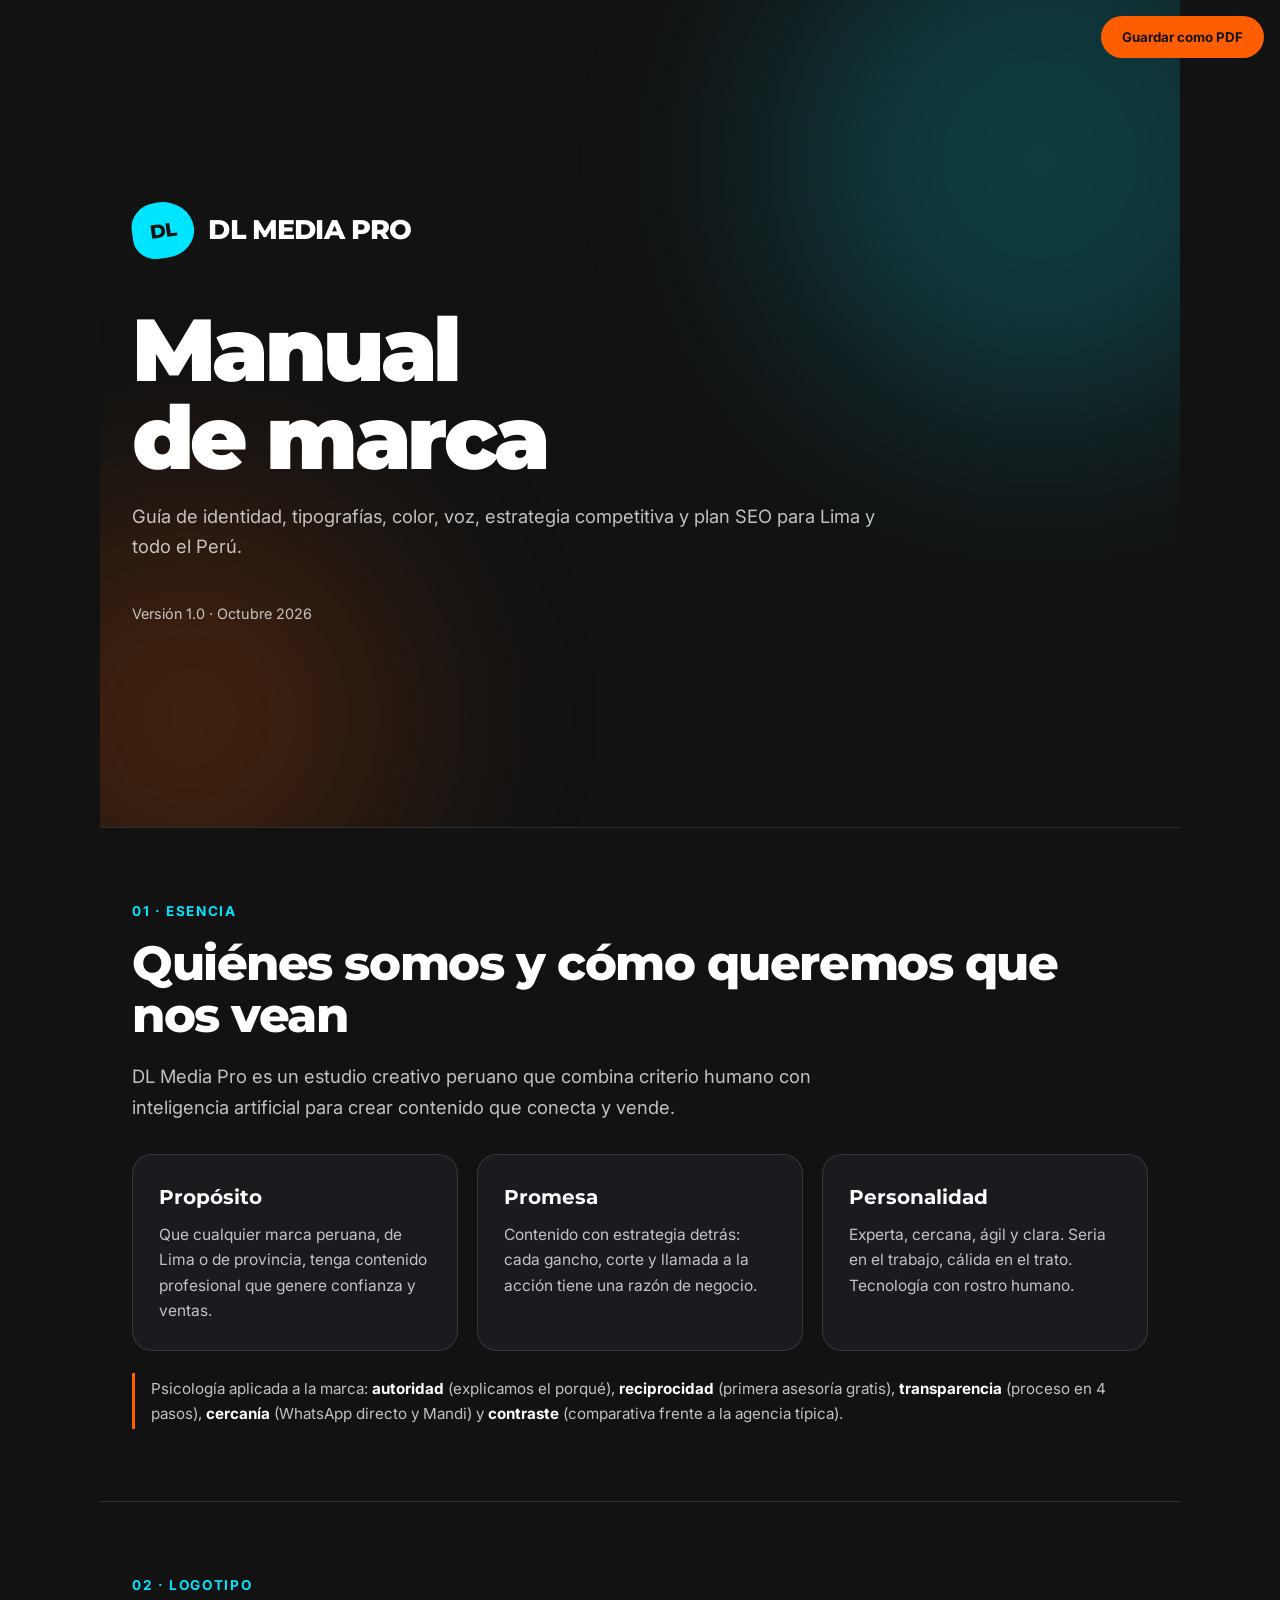
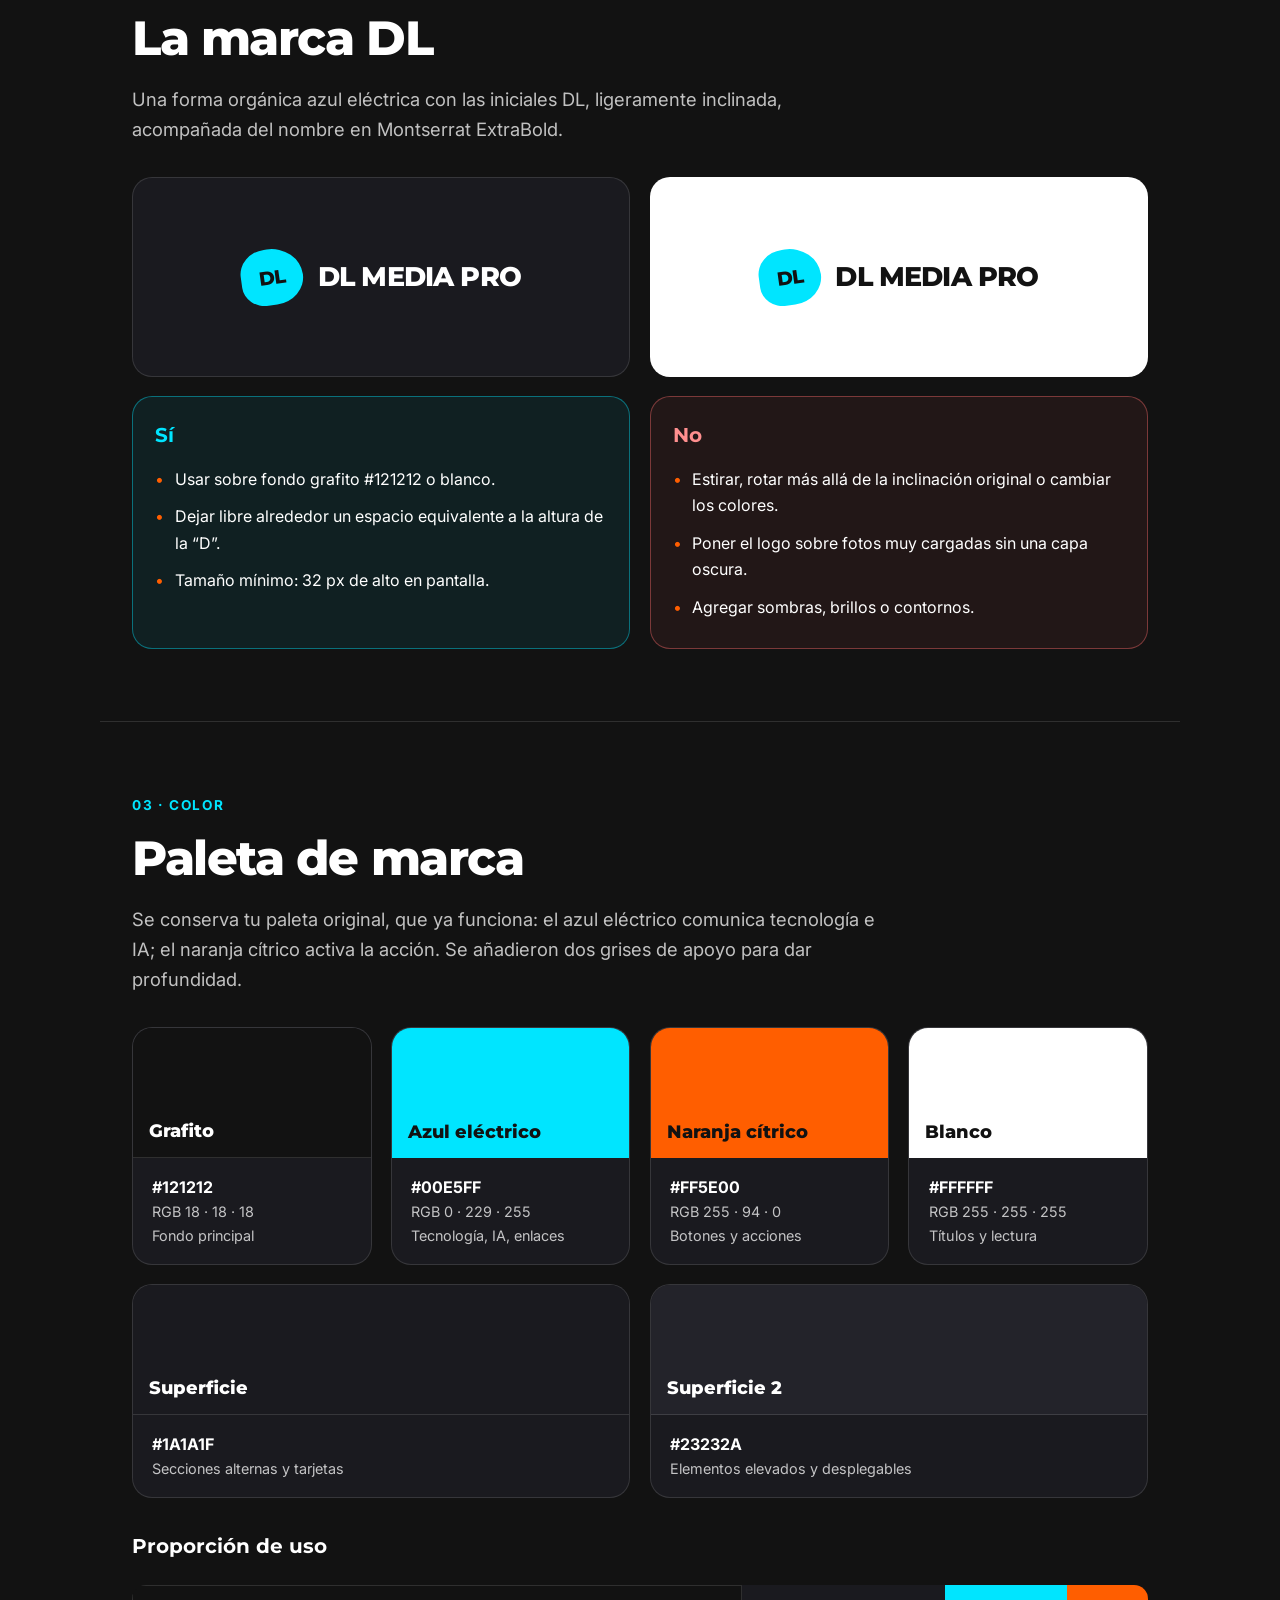
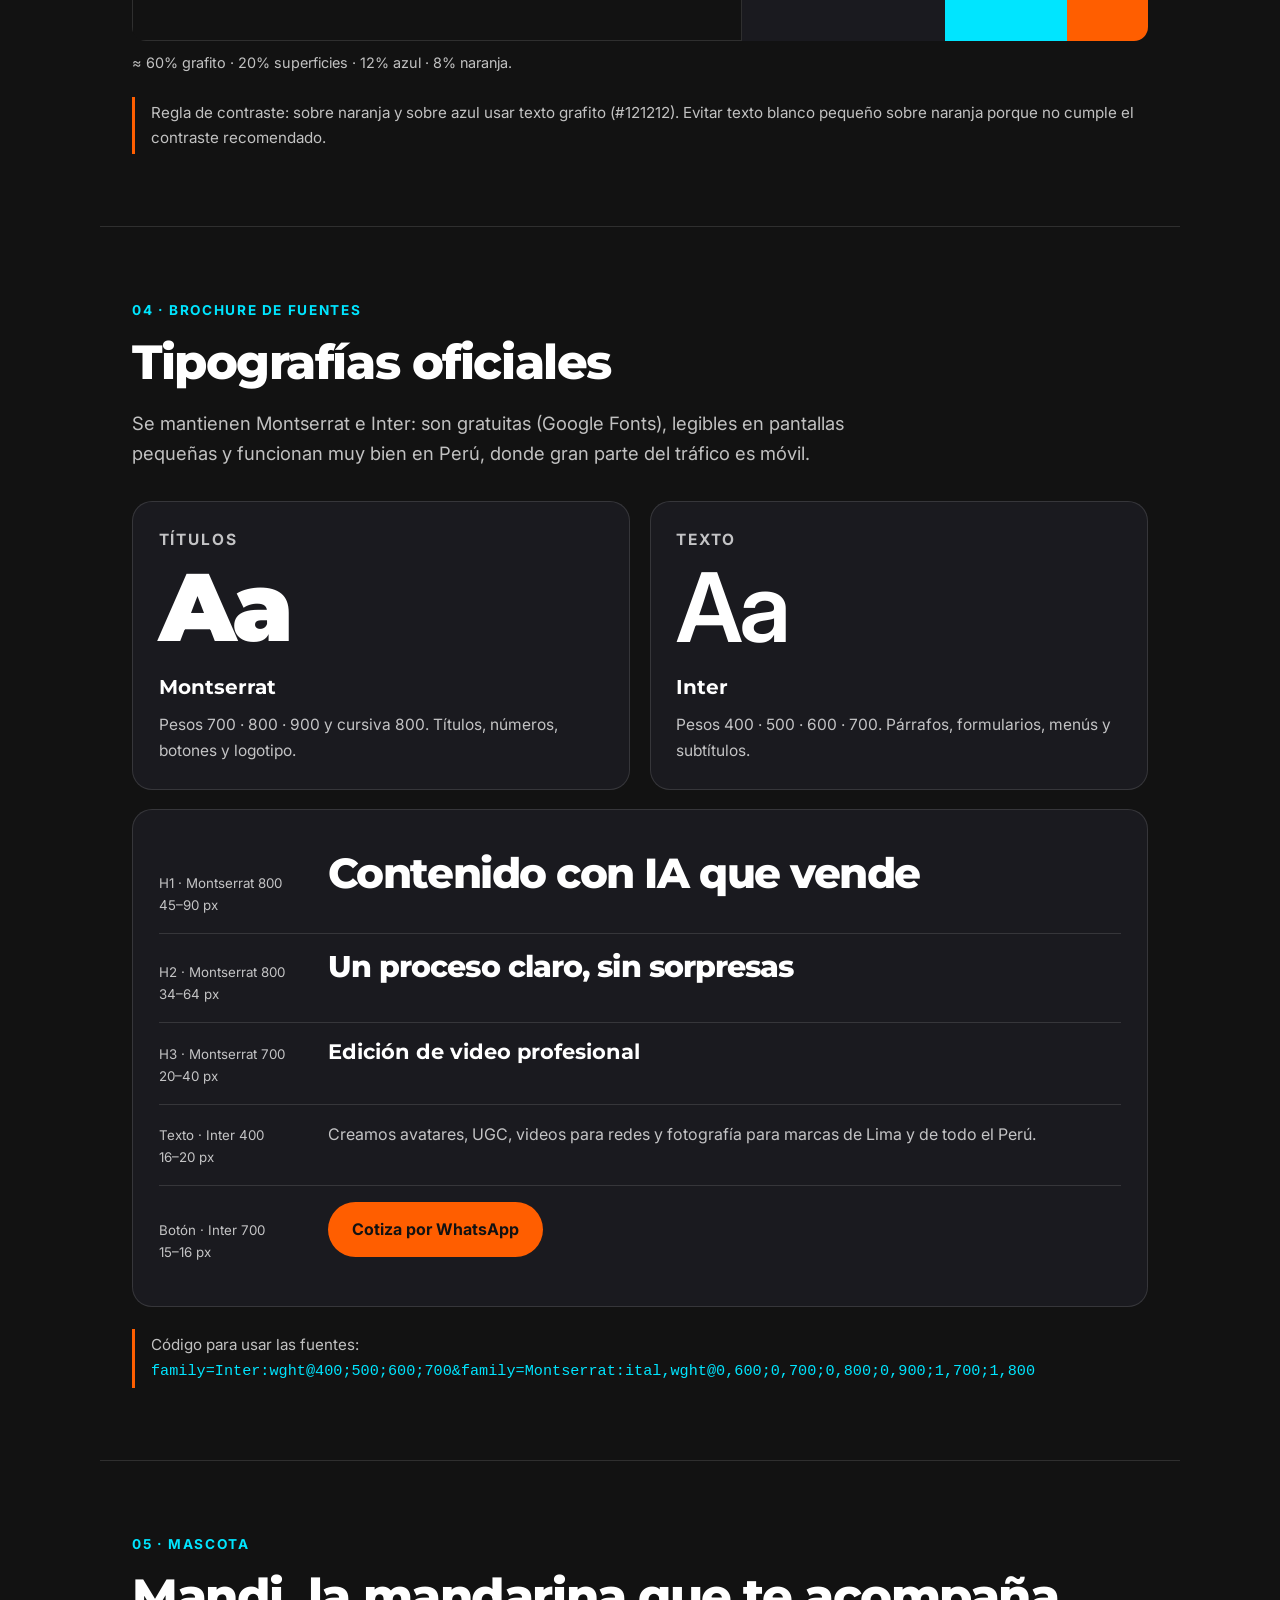
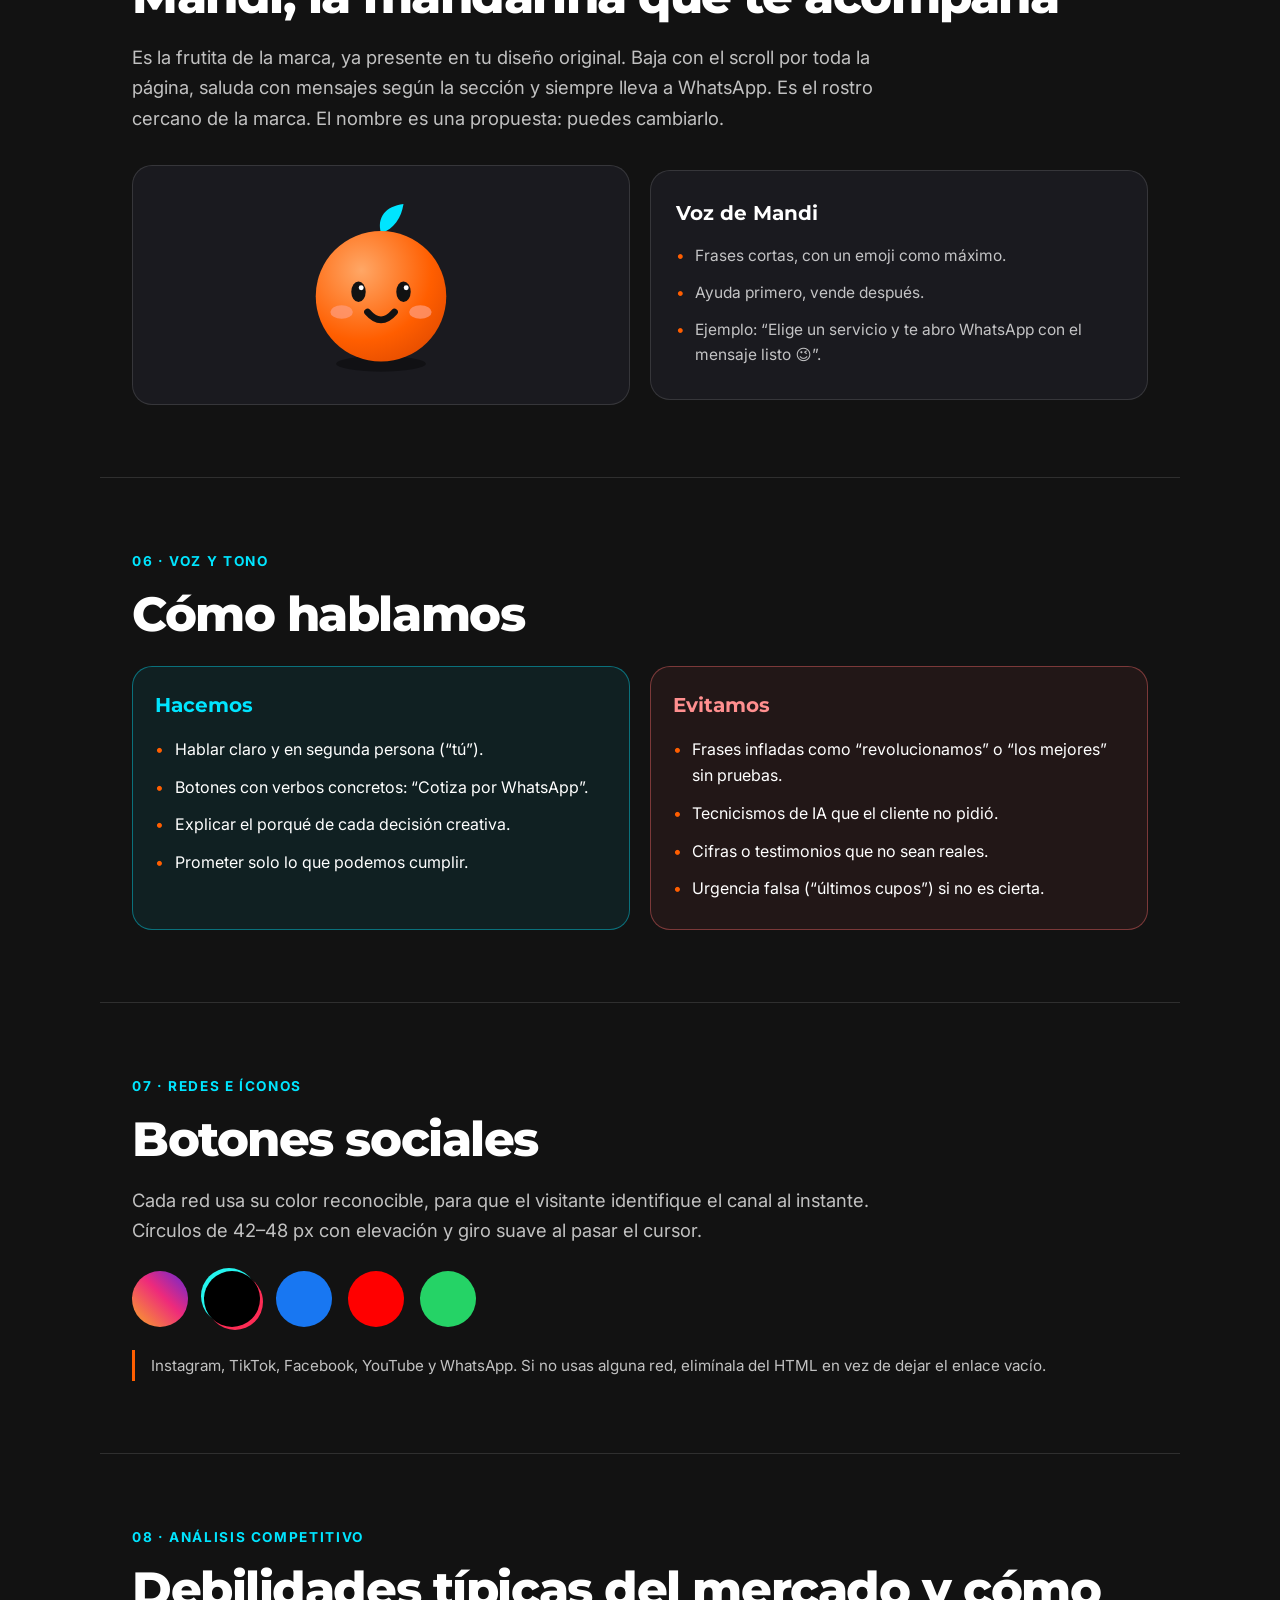
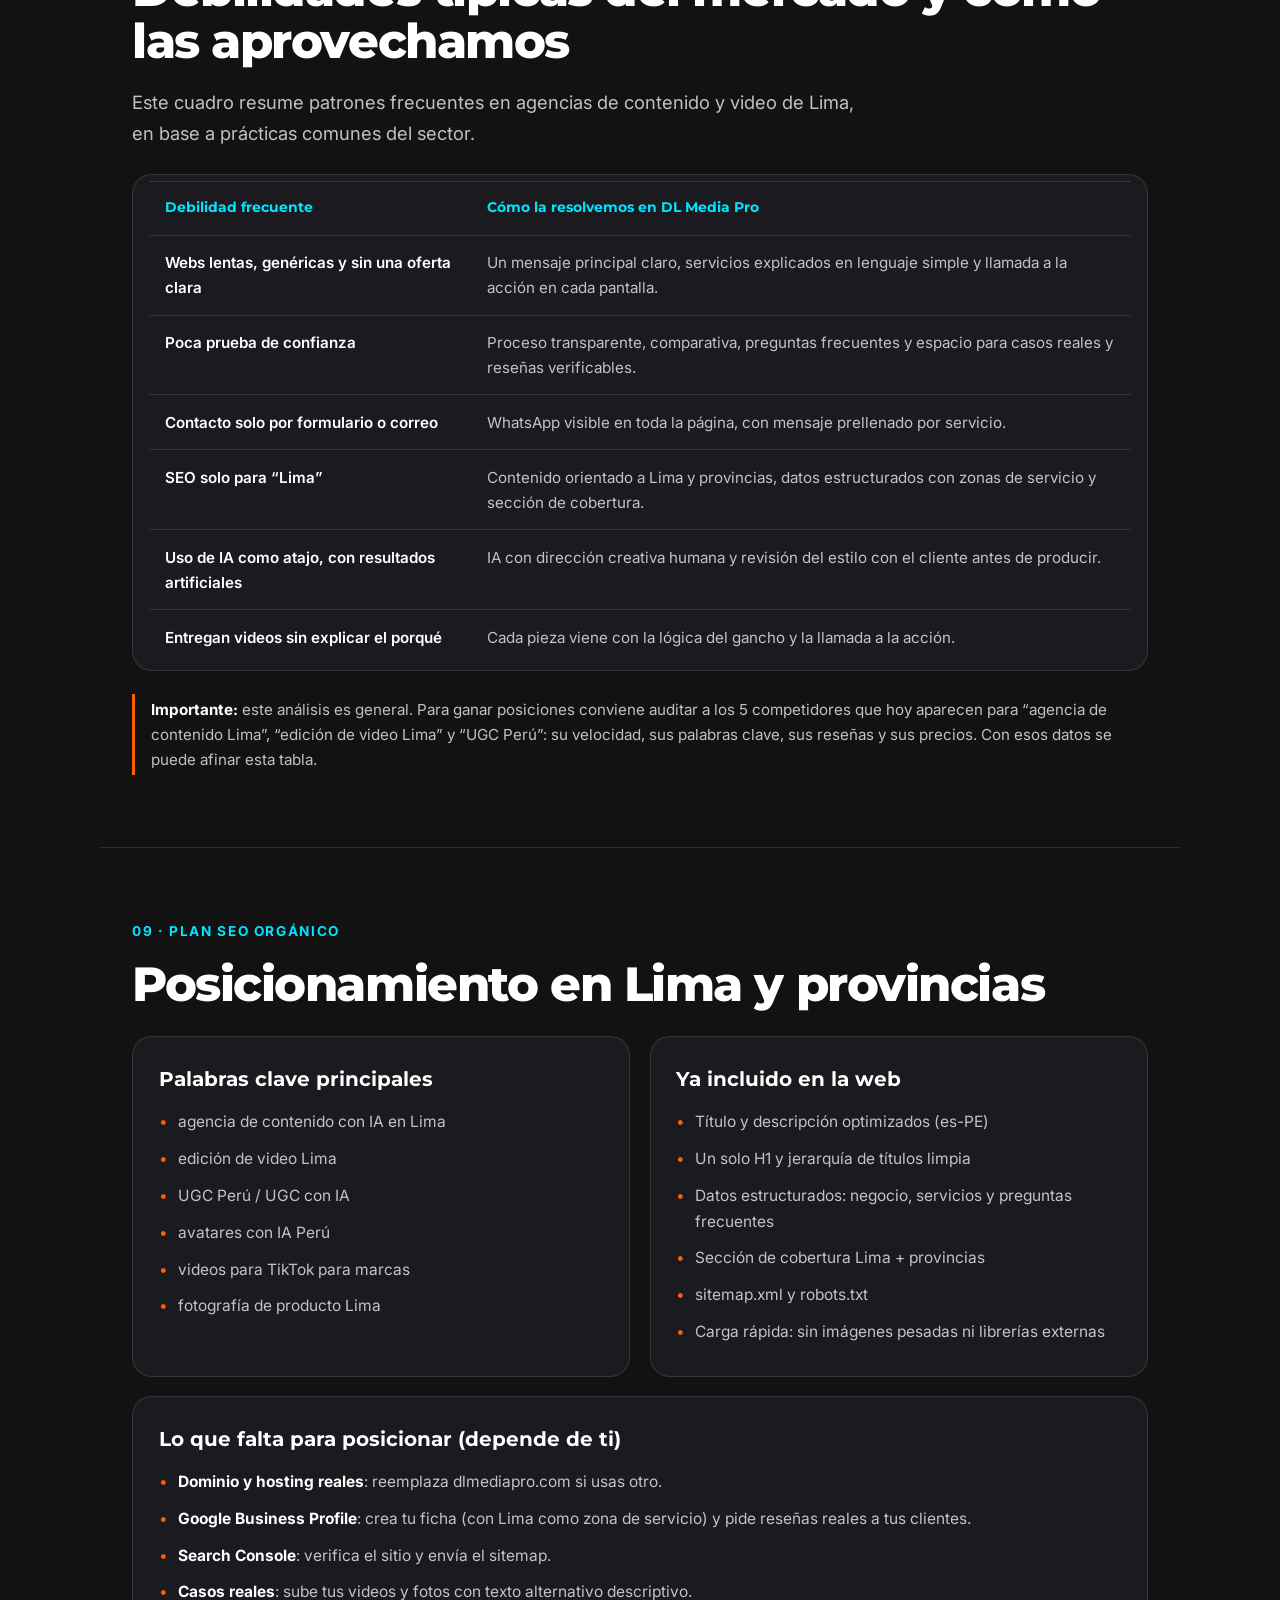
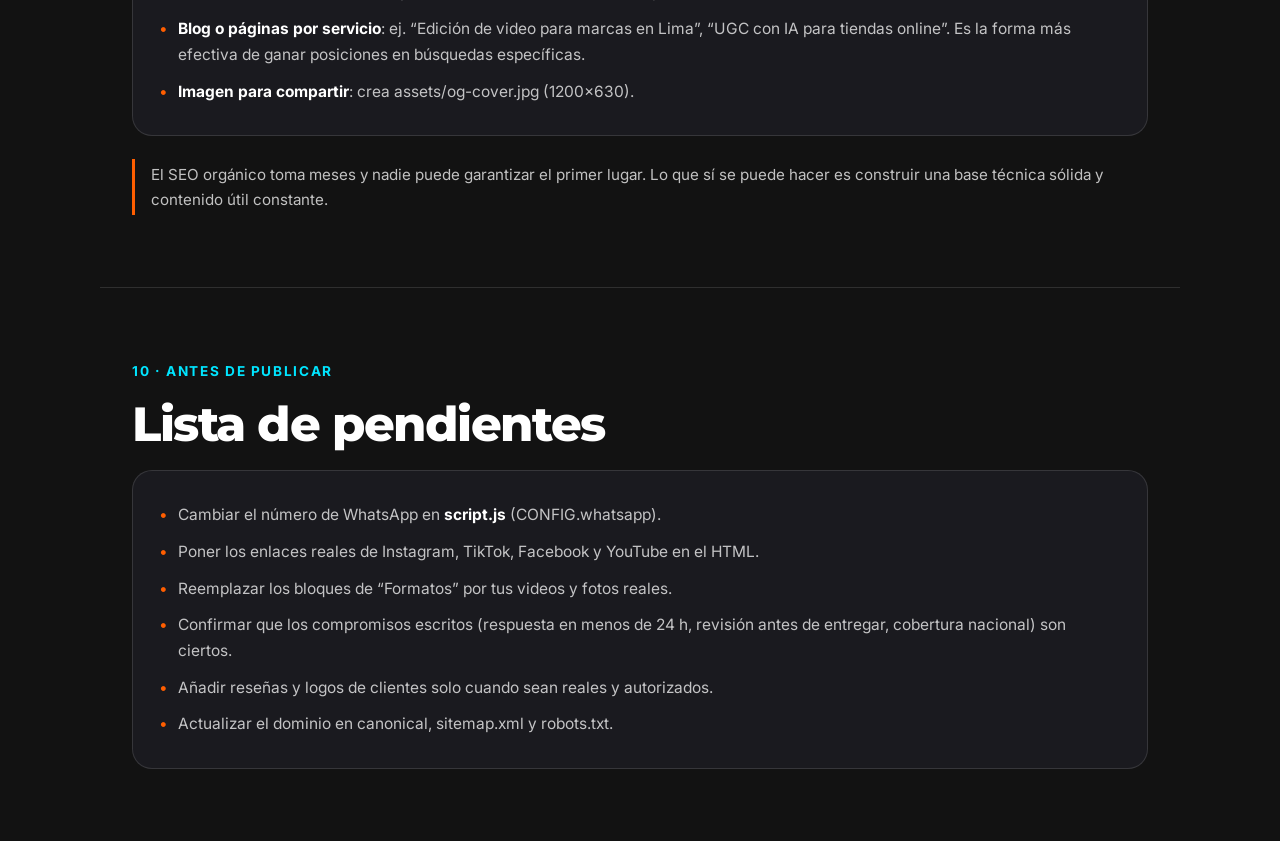
<file: manual-de-marca.html>
<!DOCTYPE html>
<html lang="es-PE">
<head>
<meta charset="UTF-8">
<meta name="viewport" content="width=device-width, initial-scale=1.0">
<meta name="robots" content="noindex">
<title>Manual de Marca | DL Media Pro</title>
<link rel="preconnect" href="https://fonts.googleapis.com">
<link rel="preconnect" href="https://fonts.gstatic.com" crossorigin>
<link href="https://fonts.googleapis.com/css2?family=Inter:wght@400;500;600;700&family=Montserrat:ital,wght@0,600;0,700;0,800;0,900;1,800&display=swap" rel="stylesheet">
<style>
:root{--bg:#121212;--surface:#1a1a1f;--surface2:#23232a;--cyan:#00E5FF;--orange:#FF5E00;--text:#fff;--muted:rgba(255,255,255,.74);--line:rgba(255,255,255,.12);--h:'Montserrat',system-ui,sans-serif;--b:'Inter',system-ui,sans-serif}
*{box-sizing:border-box}
body{margin:0;background:var(--bg);color:var(--text);font:400 1rem/1.65 var(--b);-webkit-font-smoothing:antialiased}
h1,h2,h3,h4,p,ul{margin:0}ul{padding:0;list-style:none}
h1,h2,h3{font-family:var(--h)}
.page{max-width:1080px;margin:0 auto;padding:4.5rem 2rem;border-bottom:1px solid var(--line)}
.kicker{color:var(--cyan);font-weight:700;font-size:.85rem;letter-spacing:.12em;text-transform:uppercase;margin-bottom:1rem}
h1{font-size:clamp(2.8rem,7vw,5.5rem);font-weight:900;line-height:1;letter-spacing:-.04em}
h2{font-size:clamp(2rem,4vw,3rem);font-weight:800;letter-spacing:-.03em;line-height:1.08;margin-bottom:1.2rem}
h3{font-size:1.25rem;margin-bottom:.5rem}
.lead{color:var(--muted);font-size:1.15rem;max-width:62ch;margin-top:1.2rem}
.grid{display:grid;gap:1.2rem}.g2{grid-template-columns:1fr 1fr}.g3{grid-template-columns:repeat(3,1fr)}.g4{grid-template-columns:repeat(4,1fr)}
.card{background:var(--surface);border:1px solid var(--line);border-radius:20px;padding:1.6rem}
.card p,.card li{color:var(--muted);font-size:.97rem}
.cover{min-height:92vh;display:grid;align-content:center;position:relative;overflow:hidden}
.cover::before{content:"";position:absolute;width:520px;height:520px;right:-120px;top:-100px;background:rgba(0,229,255,.2);filter:blur(100px);border-radius:50%}
.cover::after{content:"";position:absolute;width:420px;height:420px;left:-120px;bottom:-100px;background:rgba(255,94,0,.2);filter:blur(100px);border-radius:50%}
.cover>*{position:relative;z-index:1}
.logo{display:flex;align-items:center;gap:.9rem;font:800 1.7rem var(--h);letter-spacing:-.03em}
.mark{display:grid;place-items:center;width:62px;height:56px;background:var(--cyan);color:var(--bg);border-radius:45% 55% 50% 40%;font-size:1.2rem;transform:rotate(-8deg)}
.sw{border-radius:20px;overflow:hidden;border:1px solid var(--line);background:var(--surface)}
.sw .c{height:130px;display:flex;align-items:flex-end;padding:1rem;font:800 1.1rem var(--h)}
.sw .i{padding:1rem 1.2rem;font-size:.9rem;color:var(--muted)}.sw .i b{color:#fff;display:block;font-size:1rem}
.bar{display:flex;height:56px;border-radius:14px;overflow:hidden;margin:1.4rem 0 .6rem}
.type-spec{font-family:var(--h);font-weight:900;font-size:clamp(3rem,8vw,6rem);line-height:1;letter-spacing:-.04em}
.row{display:grid;grid-template-columns:150px 1fr;gap:1.2rem;align-items:baseline;padding:1rem 0;border-top:1px solid var(--line)}
.row small{color:var(--muted)}
.btnx{display:inline-block;padding:.9rem 1.5rem;border-radius:999px;font-weight:700}
.do,.dont{border-radius:20px;padding:1.4rem;border:1px solid var(--line)}
.do{background:rgba(0,229,255,.07);border-color:rgba(0,229,255,.4)}
.dont{background:rgba(255,107,107,.07);border-color:rgba(255,107,107,.4)}
.do h3{color:var(--cyan)}.dont h3{color:#ff8f8f}
li.t{padding:.35rem 0 .35rem 1.2rem;position:relative}li.t::before{content:"•";position:absolute;left:0;color:var(--orange)}
table{width:100%;border-collapse:collapse;font-size:.95rem}
th,td{text-align:left;padding:.9rem 1rem;border-top:1px solid var(--line);vertical-align:top}
th{color:var(--cyan);font-family:var(--h);font-size:.9rem}
td{color:var(--muted)}td:first-child{color:#fff;font-weight:600}
.note{border-left:3px solid var(--orange);padding:.2rem 0 .2rem 1rem;color:var(--muted);margin-top:1.4rem;font-size:.95rem}
.print{position:fixed;right:1rem;top:1rem;z-index:10;background:var(--orange);color:var(--bg);border:0;border-radius:999px;padding:.8rem 1.3rem;font-weight:700;cursor:pointer;font-family:var(--b)}
@media(max-width:800px){.g2,.g3,.g4{grid-template-columns:1fr}.row{grid-template-columns:1fr}}
@media print{
  @page{size:A4;margin:0}
  *{-webkit-print-color-adjust:exact;print-color-adjust:exact}
  .print{display:none}
  .page{break-after:page;border:0;padding:2.2rem 2.4rem;max-width:none}
  .cover{min-height:auto;height:297mm}
  table,.card,.sw,.do,.dont{break-inside:avoid}
}
</style>
</head>
<body>
<button class="print" onclick="window.print()">Guardar como PDF</button>

<!-- PORTADA -->
<section class="page cover">
  <div class="logo"><span class="mark">DL</span>DL MEDIA PRO</div>
  <h1 style="margin-top:3rem">Manual<br>de marca</h1>
  <p class="lead">Guía de identidad, tipografías, color, voz, estrategia competitiva y plan SEO para Lima y todo el Perú.</p>
  <p style="margin-top:2.5rem;color:var(--muted);font-size:.9rem">Versión 1.0 · Octubre 2026</p>
</section>

<!-- 1 ESENCIA -->
<section class="page">
  <p class="kicker">01 · Esencia</p>
  <h2>Quiénes somos y cómo queremos que nos vean</h2>
  <p class="lead">DL Media Pro es un estudio creativo peruano que combina criterio humano con inteligencia artificial para crear contenido que conecta y vende.</p>
  <div class="grid g3" style="margin-top:2rem">
    <div class="card"><h3>Propósito</h3><p>Que cualquier marca peruana, de Lima o de provincia, tenga contenido profesional que genere confianza y ventas.</p></div>
    <div class="card"><h3>Promesa</h3><p>Contenido con estrategia detrás: cada gancho, corte y llamada a la acción tiene una razón de negocio.</p></div>
    <div class="card"><h3>Personalidad</h3><p>Experta, cercana, ágil y clara. Seria en el trabajo, cálida en el trato. Tecnología con rostro humano.</p></div>
  </div>
  <div class="note">Psicología aplicada a la marca: <b style="color:#fff">autoridad</b> (explicamos el porqué), <b style="color:#fff">reciprocidad</b> (primera asesoría gratis), <b style="color:#fff">transparencia</b> (proceso en 4 pasos), <b style="color:#fff">cercanía</b> (WhatsApp directo y Mandi) y <b style="color:#fff">contraste</b> (comparativa frente a la agencia típica).</div>
</section>

<!-- 2 LOGO -->
<section class="page">
  <p class="kicker">02 · Logotipo</p>
  <h2>La marca DL</h2>
  <p class="lead">Una forma orgánica azul eléctrica con las iniciales DL, ligeramente inclinada, acompañada del nombre en Montserrat ExtraBold.</p>
  <div class="grid g2" style="margin-top:2rem">
    <div class="card" style="display:grid;place-items:center;min-height:200px"><div class="logo"><span class="mark">DL</span>DL MEDIA PRO</div></div>
    <div class="card" style="display:grid;place-items:center;min-height:200px;background:#fff"><div class="logo" style="color:#121212"><span class="mark">DL</span>DL MEDIA PRO</div></div>
  </div>
  <div class="grid g2" style="margin-top:1.2rem">
    <div class="do"><h3>Sí</h3><ul><li class="t">Usar sobre fondo grafito #121212 o blanco.</li><li class="t">Dejar libre alrededor un espacio equivalente a la altura de la “D”.</li><li class="t">Tamaño mínimo: 32 px de alto en pantalla.</li></ul></div>
    <div class="dont"><h3>No</h3><ul><li class="t">Estirar, rotar más allá de la inclinación original o cambiar los colores.</li><li class="t">Poner el logo sobre fotos muy cargadas sin una capa oscura.</li><li class="t">Agregar sombras, brillos o contornos.</li></ul></div>
  </div>
</section>

<!-- 3 COLOR -->
<section class="page">
  <p class="kicker">03 · Color</p>
  <h2>Paleta de marca</h2>
  <p class="lead">Se conserva tu paleta original, que ya funciona: el azul eléctrico comunica tecnología e IA; el naranja cítrico activa la acción. Se añadieron dos grises de apoyo para dar profundidad.</p>
  <div class="grid g4" style="margin-top:2rem">
    <div class="sw"><div class="c" style="background:#121212;border-bottom:1px solid var(--line)">Grafito</div><div class="i"><b>#121212</b>RGB 18 · 18 · 18<br>Fondo principal</div></div>
    <div class="sw"><div class="c" style="background:#00E5FF;color:#121212">Azul eléctrico</div><div class="i"><b>#00E5FF</b>RGB 0 · 229 · 255<br>Tecnología, IA, enlaces</div></div>
    <div class="sw"><div class="c" style="background:#FF5E00;color:#121212">Naranja cítrico</div><div class="i"><b>#FF5E00</b>RGB 255 · 94 · 0<br>Botones y acciones</div></div>
    <div class="sw"><div class="c" style="background:#fff;color:#121212">Blanco</div><div class="i"><b>#FFFFFF</b>RGB 255 · 255 · 255<br>Títulos y lectura</div></div>
  </div>
  <div class="grid g2" style="margin-top:1.2rem">
    <div class="sw"><div class="c" style="background:#1A1A1F;border-bottom:1px solid var(--line)">Superficie</div><div class="i"><b>#1A1A1F</b>Secciones alternas y tarjetas</div></div>
    <div class="sw"><div class="c" style="background:#23232A;border-bottom:1px solid var(--line)">Superficie 2</div><div class="i"><b>#23232A</b>Elementos elevados y desplegables</div></div>
  </div>
  <h3 style="margin-top:2rem">Proporción de uso</h3>
  <div class="bar"><div style="flex:60;background:#121212;border:1px solid var(--line)"></div><div style="flex:20;background:#1A1A1F"></div><div style="flex:12;background:#00E5FF"></div><div style="flex:8;background:#FF5E00"></div></div>
  <p style="color:var(--muted);font-size:.9rem">≈ 60% grafito · 20% superficies · 12% azul · 8% naranja.</p>
  <div class="note">Regla de contraste: sobre naranja y sobre azul usar texto grafito (#121212). Evitar texto blanco pequeño sobre naranja porque no cumple el contraste recomendado.</div>
</section>

<!-- 4 TIPOGRAFIA -->
<section class="page">
  <p class="kicker">04 · Brochure de fuentes</p>
  <h2>Tipografías oficiales</h2>
  <p class="lead">Se mantienen Montserrat e Inter: son gratuitas (Google Fonts), legibles en pantallas pequeñas y funcionan muy bien en Perú, donde gran parte del tráfico es móvil.</p>
  <div class="grid g2" style="margin-top:2rem">
    <div class="card"><p class="kicker" style="margin-bottom:.4rem">Títulos</p><div class="type-spec">Aa</div><h3 style="margin-top:1rem">Montserrat</h3><p>Pesos 700 · 800 · 900 y cursiva 800. Títulos, números, botones y logotipo.</p></div>
    <div class="card"><p class="kicker" style="margin-bottom:.4rem">Texto</p><div class="type-spec" style="font-family:var(--b);font-weight:600">Aa</div><h3 style="margin-top:1rem">Inter</h3><p>Pesos 400 · 500 · 600 · 700. Párrafos, formularios, menús y subtítulos.</p></div>
  </div>
  <div class="card" style="margin-top:1.2rem">
    <div class="row" style="border-top:0"><small>H1 · Montserrat 800<br>45–90 px</small><div style="font:800 2.6rem/1.05 var(--h);letter-spacing:-.035em">Contenido con IA que vende</div></div>
    <div class="row"><small>H2 · Montserrat 800<br>34–64 px</small><div style="font:800 1.9rem/1.1 var(--h);letter-spacing:-.03em">Un proceso claro, sin sorpresas</div></div>
    <div class="row"><small>H3 · Montserrat 700<br>20–40 px</small><div style="font:700 1.3rem var(--h)">Edición de video profesional</div></div>
    <div class="row"><small>Texto · Inter 400<br>16–20 px</small><div style="color:var(--muted)">Creamos avatares, UGC, videos para redes y fotografía para marcas de Lima y de todo el Perú.</div></div>
    <div class="row"><small>Botón · Inter 700<br>15–16 px</small><div><span class="btnx" style="background:var(--orange);color:#121212">Cotiza por WhatsApp</span></div></div>
  </div>
  <div class="note">Código para usar las fuentes: <code style="color:var(--cyan)">family=Inter:wght@400;500;600;700&amp;family=Montserrat:ital,wght@0,600;0,700;0,800;0,900;1,700;1,800</code></div>
</section>

<!-- 5 MANDI -->
<section class="page">
  <p class="kicker">05 · Mascota</p>
  <h2>Mandi, la mandarina que te acompaña</h2>
  <p class="lead">Es la frutita de la marca, ya presente en tu diseño original. Baja con el scroll por toda la página, saluda con mensajes según la sección y siempre lleva a WhatsApp. Es el rostro cercano de la marca. El nombre es una propuesta: puedes cambiarlo.</p>
  <div class="grid g2" style="margin-top:2rem;align-items:center">
    <div class="card" style="display:grid;place-items:center;min-height:240px">
      <svg viewBox="0 0 80 80" width="180" height="180"><defs><radialGradient id="mg" cx=".35" cy=".3" r=".9"><stop offset="0" stop-color="#FFA766"/><stop offset=".6" stop-color="#FF5E00"/><stop offset="1" stop-color="#D94500"/></radialGradient></defs><ellipse cx="40" cy="75" rx="20" ry="3.5" fill="rgba(0,0,0,.35)"/><path d="M40 17c-2-7 2-12 10-13-1 6-4 11-10 13z" fill="#00E5FF"/><circle cx="40" cy="45" r="29" fill="url(#mg)"/><ellipse cx="30" cy="43" rx="3.2" ry="4.6" fill="#121212"/><ellipse cx="50" cy="43" rx="3.2" ry="4.6" fill="#121212"/><circle cx="31.2" cy="41.2" r="1.1" fill="#fff"/><circle cx="51.2" cy="41.2" r="1.1" fill="#fff"/><ellipse cx="22.5" cy="52" rx="5" ry="3" fill="#FF9B7A" opacity=".75"/><ellipse cx="57.5" cy="52" rx="5" ry="3" fill="#FF9B7A" opacity=".75"/><path d="M34 52q6 7 12 0" stroke="#121212" stroke-width="3" stroke-linecap="round" fill="none"/></svg>
    </div>
    <div class="card"><h3>Voz de Mandi</h3><ul><li class="t">Frases cortas, con un emoji como máximo.</li><li class="t">Ayuda primero, vende después.</li><li class="t">Ejemplo: “Elige un servicio y te abro WhatsApp con el mensaje listo 😉”.</li></ul></div>
  </div>
</section>

<!-- 6 VOZ -->
<section class="page">
  <p class="kicker">06 · Voz y tono</p>
  <h2>Cómo hablamos</h2>
  <div class="grid g2" style="margin-top:1.6rem">
    <div class="do"><h3>Hacemos</h3><ul><li class="t">Hablar claro y en segunda persona (“tú”).</li><li class="t">Botones con verbos concretos: “Cotiza por WhatsApp”.</li><li class="t">Explicar el porqué de cada decisión creativa.</li><li class="t">Prometer solo lo que podemos cumplir.</li></ul></div>
    <div class="dont"><h3>Evitamos</h3><ul><li class="t">Frases infladas como “revolucionamos” o “los mejores” sin pruebas.</li><li class="t">Tecnicismos de IA que el cliente no pidió.</li><li class="t">Cifras o testimonios que no sean reales.</li><li class="t">Urgencia falsa (“últimos cupos”) si no es cierta.</li></ul></div>
  </div>
</section>

<!-- 7 REDES -->
<section class="page">
  <p class="kicker">07 · Redes e íconos</p>
  <h2>Botones sociales</h2>
  <p class="lead">Cada red usa su color reconocible, para que el visitante identifique el canal al instante. Círculos de 42–48 px con elevación y giro suave al pasar el cursor.</p>
  <div style="display:flex;gap:1rem;margin-top:1.6rem;flex-wrap:wrap">
    <span style="width:56px;height:56px;border-radius:50%;background:linear-gradient(45deg,#f9a825,#ee2a7b 55%,#6228d7)"></span>
    <span style="width:56px;height:56px;border-radius:50%;background:#000;box-shadow:-3px -3px 0 #25f4ee,3px 3px 0 #fe2c55"></span>
    <span style="width:56px;height:56px;border-radius:50%;background:#1877f2"></span>
    <span style="width:56px;height:56px;border-radius:50%;background:#ff0000"></span>
    <span style="width:56px;height:56px;border-radius:50%;background:#25d366"></span>
  </div>
  <div class="note">Instagram, TikTok, Facebook, YouTube y WhatsApp. Si no usas alguna red, elimínala del HTML en vez de dejar el enlace vacío.</div>
</section>

<!-- 8 COMPETENCIA -->
<section class="page">
  <p class="kicker">08 · Análisis competitivo</p>
  <h2>Debilidades típicas del mercado y cómo las aprovechamos</h2>
  <p class="lead">Este cuadro resume patrones frecuentes en agencias de contenido y video de Lima, en base a prácticas comunes del sector.</p>
  <div class="card" style="margin-top:1.6rem;padding:.4rem 1rem">
    <table>
      <tr><th>Debilidad frecuente</th><th>Cómo la resolvemos en DL Media Pro</th></tr>
      <tr><td>Webs lentas, genéricas y sin una oferta clara</td><td>Un mensaje principal claro, servicios explicados en lenguaje simple y llamada a la acción en cada pantalla.</td></tr>
      <tr><td>Poca prueba de confianza</td><td>Proceso transparente, comparativa, preguntas frecuentes y espacio para casos reales y reseñas verificables.</td></tr>
      <tr><td>Contacto solo por formulario o correo</td><td>WhatsApp visible en toda la página, con mensaje prellenado por servicio.</td></tr>
      <tr><td>SEO solo para “Lima”</td><td>Contenido orientado a Lima y provincias, datos estructurados con zonas de servicio y sección de cobertura.</td></tr>
      <tr><td>Uso de IA como atajo, con resultados artificiales</td><td>IA con dirección creativa humana y revisión del estilo con el cliente antes de producir.</td></tr>
      <tr><td>Entregan videos sin explicar el porqué</td><td>Cada pieza viene con la lógica del gancho y la llamada a la acción.</td></tr>
    </table>
  </div>
  <div class="note"><b style="color:#fff">Importante:</b> este análisis es general. Para ganar posiciones conviene auditar a los 5 competidores que hoy aparecen para “agencia de contenido Lima”, “edición de video Lima” y “UGC Perú”: su velocidad, sus palabras clave, sus reseñas y sus precios. Con esos datos se puede afinar esta tabla.</div>
</section>

<!-- 9 SEO -->
<section class="page">
  <p class="kicker">09 · Plan SEO orgánico</p>
  <h2>Posicionamiento en Lima y provincias</h2>
  <div class="grid g2" style="margin-top:1.6rem">
    <div class="card"><h3>Palabras clave principales</h3><ul><li class="t">agencia de contenido con IA en Lima</li><li class="t">edición de video Lima</li><li class="t">UGC Perú / UGC con IA</li><li class="t">avatares con IA Perú</li><li class="t">videos para TikTok para marcas</li><li class="t">fotografía de producto Lima</li></ul></div>
    <div class="card"><h3>Ya incluido en la web</h3><ul><li class="t">Título y descripción optimizados (es-PE)</li><li class="t">Un solo H1 y jerarquía de títulos limpia</li><li class="t">Datos estructurados: negocio, servicios y preguntas frecuentes</li><li class="t">Sección de cobertura Lima + provincias</li><li class="t">sitemap.xml y robots.txt</li><li class="t">Carga rápida: sin imágenes pesadas ni librerías externas</li></ul></div>
  </div>
  <div class="card" style="margin-top:1.2rem"><h3>Lo que falta para posicionar (depende de ti)</h3><ul>
    <li class="t"><b style="color:#fff">Dominio y hosting reales</b>: reemplaza dlmediapro.com si usas otro.</li>
    <li class="t"><b style="color:#fff">Google Business Profile</b>: crea tu ficha (con Lima como zona de servicio) y pide reseñas reales a tus clientes.</li>
    <li class="t"><b style="color:#fff">Search Console</b>: verifica el sitio y envía el sitemap.</li>
    <li class="t"><b style="color:#fff">Casos reales</b>: sube tus videos y fotos con texto alternativo descriptivo.</li>
    <li class="t"><b style="color:#fff">Blog o páginas por servicio</b>: ej. “Edición de video para marcas en Lima”, “UGC con IA para tiendas online”. Es la forma más efectiva de ganar posiciones en búsquedas específicas.</li>
    <li class="t"><b style="color:#fff">Imagen para compartir</b>: crea assets/og-cover.jpg (1200×630).</li>
  </ul></div>
  <div class="note">El SEO orgánico toma meses y nadie puede garantizar el primer lugar. Lo que sí se puede hacer es construir una base técnica sólida y contenido útil constante.</div>
</section>

<!-- 10 CHECKLIST -->
<section class="page">
  <p class="kicker">10 · Antes de publicar</p>
  <h2>Lista de pendientes</h2>
  <div class="card"><ul>
    <li class="t">Cambiar el número de WhatsApp en <b style="color:#fff">script.js</b> (CONFIG.whatsapp).</li>
    <li class="t">Poner los enlaces reales de Instagram, TikTok, Facebook y YouTube en el HTML.</li>
    <li class="t">Reemplazar los bloques de “Formatos” por tus videos y fotos reales.</li>
    <li class="t">Confirmar que los compromisos escritos (respuesta en menos de 24 h, revisión antes de entregar, cobertura nacional) son ciertos.</li>
    <li class="t">Añadir reseñas y logos de clientes solo cuando sean reales y autorizados.</li>
    <li class="t">Actualizar el dominio en canonical, sitemap.xml y robots.txt.</li>
  </ul></div>
</section>
</body>
</html>
</file>
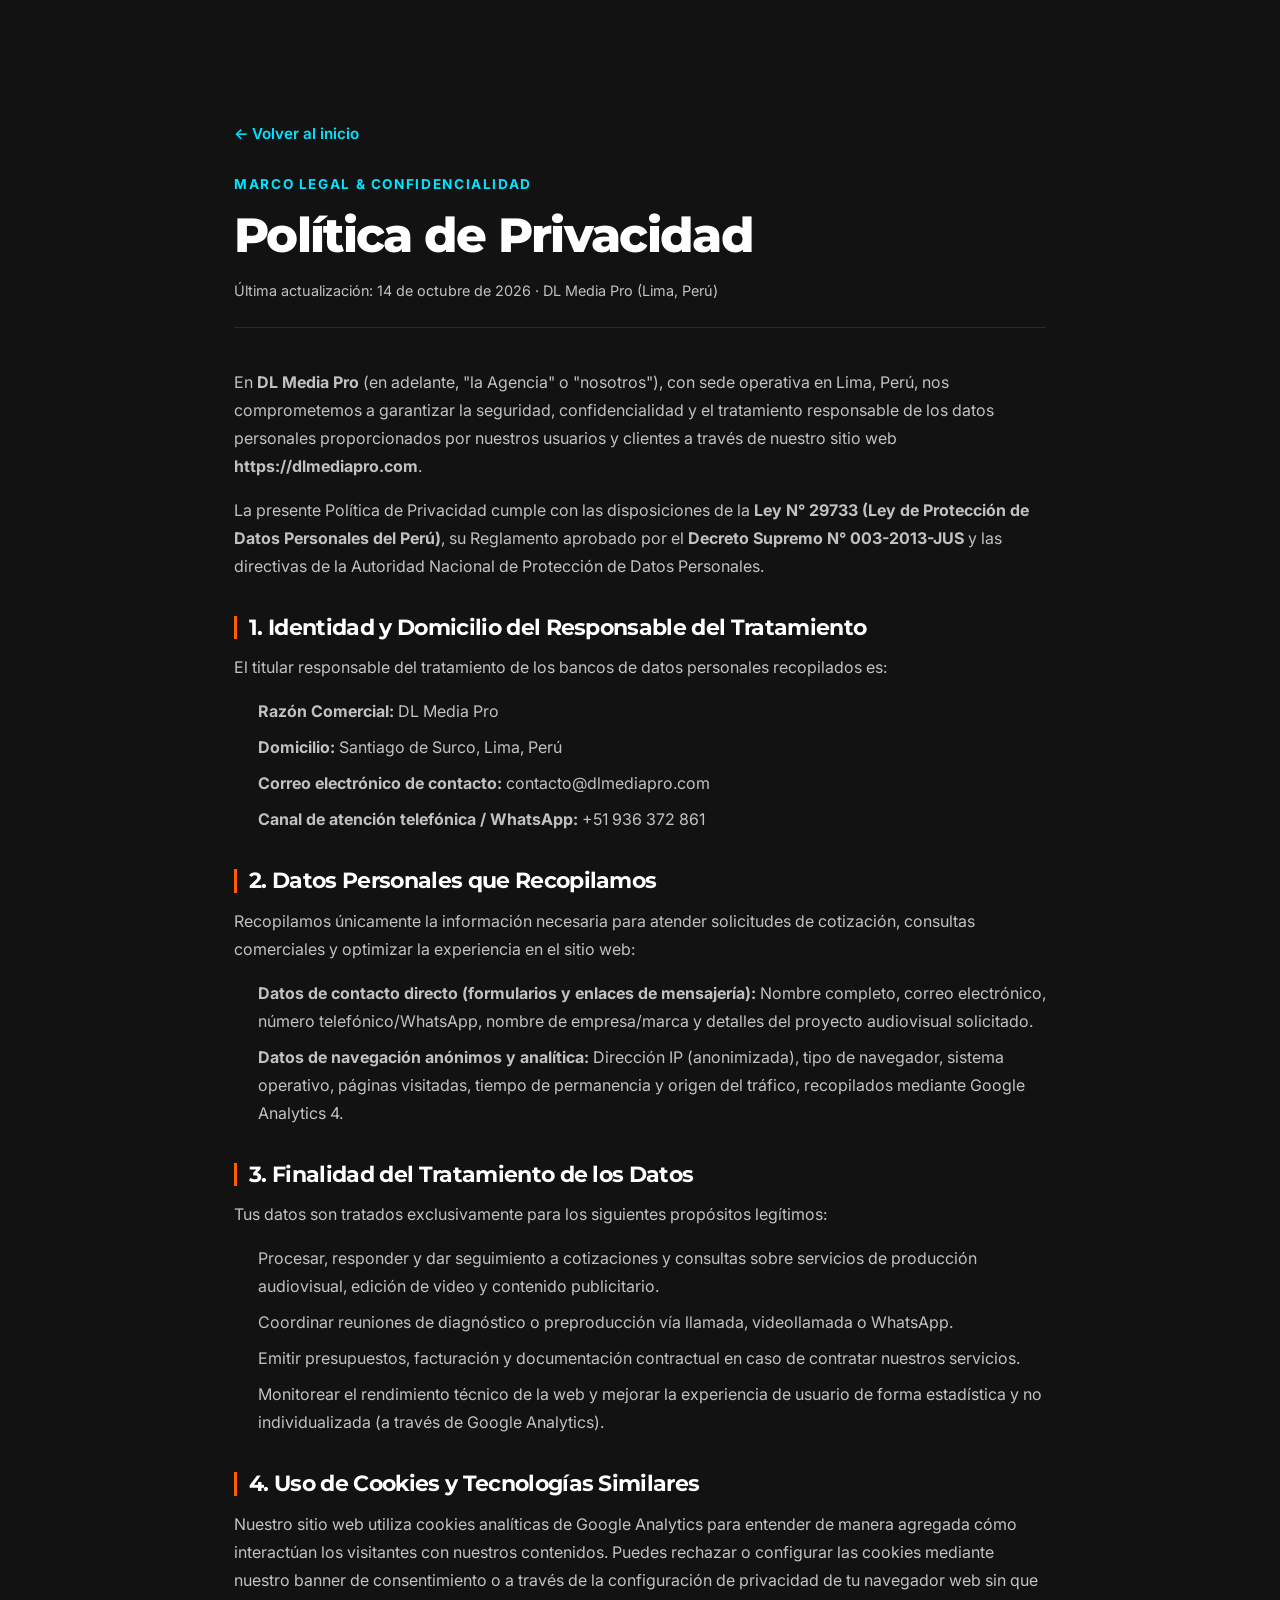
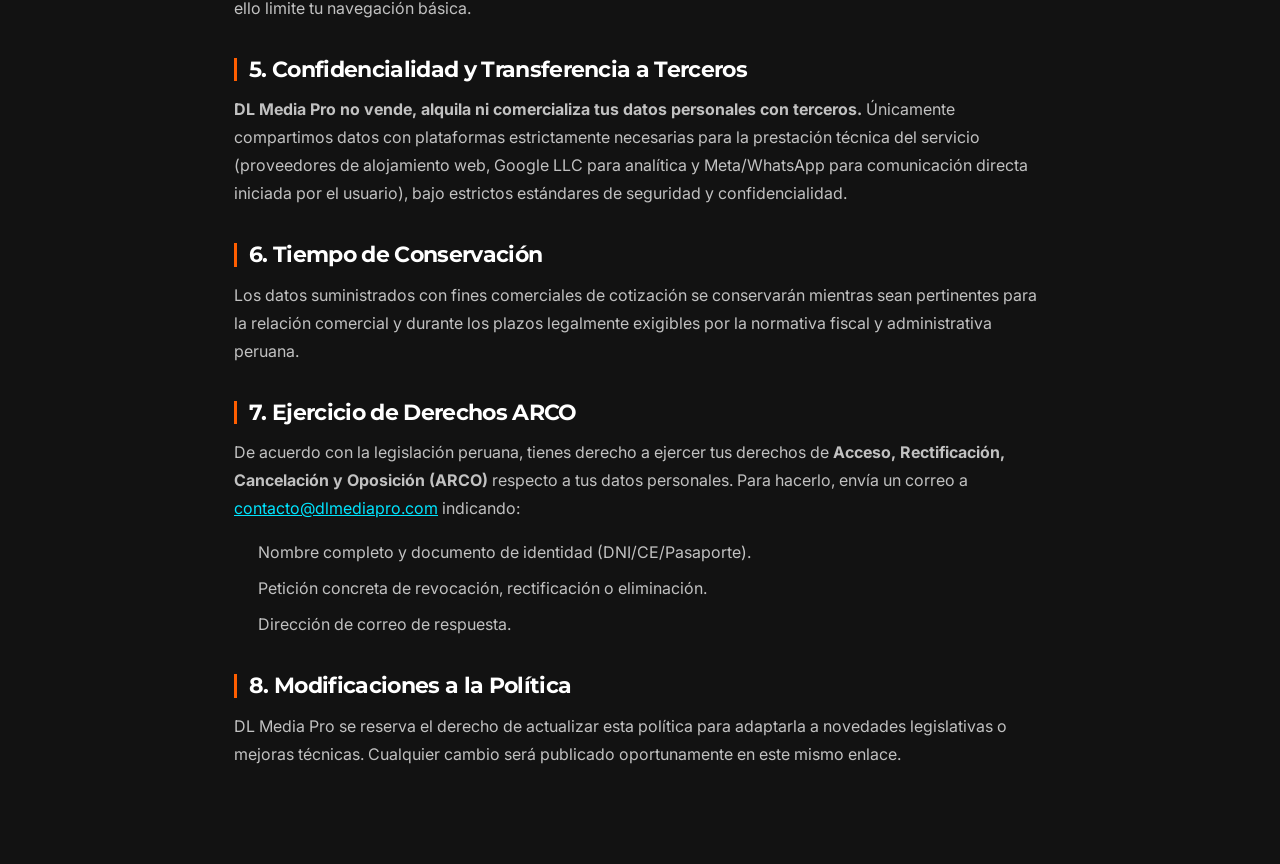
<file: politica-de-privacidad.html>
<!DOCTYPE html>
<html lang="es-PE">
<head>
  <meta charset="UTF-8">
  <meta name="viewport" content="width=device-width, initial-scale=1.0">
  <title>Política de Privacidad | DL Media Pro - Producción Audiovisual Lima</title>
  <meta name="description" content="Política de Privacidad de DL Media Pro. Conoce cómo protegemos tus datos personales conforme a la Ley N° 29733 del Perú y el uso de cookies analíticas.">
  <meta name="robots" content="index, follow">
  <link rel="canonical" href="https://dlmediapro.com/politica-de-privacidad.html">
  <link rel="icon" type="image/svg+xml" href="img/icons/favicon.svg">
  <link rel="apple-touch-icon" sizes="180x180" href="img/icons/apple-touch-icon.png">
  <link rel="preconnect" href="https://fonts.googleapis.com">
  <link rel="preconnect" href="https://fonts.gstatic.com" crossorigin>
  <link href="https://fonts.googleapis.com/css2?family=Inter:wght@400;500;600;700&family=Montserrat:wght@600;700;800;900&display=swap" rel="stylesheet">
  <link rel="stylesheet" href="style.css">
  <style>
    .legal-container {
      max-width: 860px;
      margin: 0 auto;
      padding: 120px 24px 80px;
    }
    .legal-header {
      margin-bottom: 40px;
      border-bottom: 1px solid var(--line);
      padding-bottom: 24px;
    }
    .legal-kicker {
      color: var(--cyan);
      font-weight: 700;
      font-size: 0.85rem;
      letter-spacing: 0.12em;
      text-transform: uppercase;
      margin-bottom: 12px;
      display: inline-block;
    }
    .legal-title {
      font-family: var(--font-heading);
      font-size: clamp(2rem, 4vw, 3rem);
      font-weight: 800;
      line-height: 1.15;
      margin: 0 0 16px;
    }
    .legal-date {
      color: var(--muted);
      font-size: 0.9rem;
    }
    .legal-content h2 {
      font-family: var(--font-heading);
      font-size: 1.4rem;
      font-weight: 700;
      color: #ffffff;
      margin: 36px 0 14px;
      padding-left: 12px;
      border-left: 3px solid var(--orange);
    }
    .legal-content p, .legal-content li {
      color: var(--muted);
      font-size: 1rem;
      line-height: 1.75;
      margin-bottom: 16px;
    }
    .legal-content ul {
      padding-left: 24px;
      margin-bottom: 20px;
    }
    .legal-content li {
      margin-bottom: 8px;
    }
    .legal-highlight-box {
      background: var(--surface);
      border: 1px solid var(--line);
      border-radius: 12px;
      padding: 20px 24px;
      margin: 28px 0;
    }
    .legal-back-nav {
      margin-bottom: 24px;
    }
    .btn-back {
      display: inline-flex;
      align-items: center;
      gap: 8px;
      color: var(--cyan);
      font-weight: 600;
      font-size: 0.95rem;
      text-decoration: none;
      transition: transform 0.2s ease;
    }
    .btn-back:hover {
      transform: translateX(-4px);
    }
  </style>
</head>
<body>
  <div class="legal-container">
    <div class="legal-back-nav">
      <a href="index.html" class="btn-back">← Volver al inicio</a>
    </div>

    <header class="legal-header">
      <span class="legal-kicker">Marco Legal & Confidencialidad</span>
      <h1 class="legal-title">Política de Privacidad</h1>
      <p class="legal-date">Última actualización: 14 de octubre de 2026 · DL Media Pro (Lima, Perú)</p>
    </header>

    <article class="legal-content">
      <p>En <strong>DL Media Pro</strong> (en adelante, "la Agencia" o "nosotros"), con sede operativa en Lima, Perú, nos comprometemos a garantizar la seguridad, confidencialidad y el tratamiento responsable de los datos personales proporcionados por nuestros usuarios y clientes a través de nuestro sitio web <strong>https://dlmediapro.com</strong>.</p>
      
      <p>La presente Política de Privacidad cumple con las disposiciones de la <strong>Ley N° 29733 (Ley de Protección de Datos Personales del Perú)</strong>, su Reglamento aprobado por el <strong>Decreto Supremo N° 003-2013-JUS</strong> y las directivas de la Autoridad Nacional de Protección de Datos Personales.</p>

      <h2>1. Identidad y Domicilio del Responsable del Tratamiento</h2>
      <p>El titular responsable del tratamiento de los bancos de datos personales recopilados es:</p>
      <ul>
        <li><strong>Razón Comercial:</strong> DL Media Pro</li>
        <li><strong>Domicilio:</strong> Santiago de Surco, Lima, Perú</li>
        <li><strong>Correo electrónico de contacto:</strong> contacto@dlmediapro.com</li>
        <li><strong>Canal de atención telefónica / WhatsApp:</strong> +51 936 372 861</li>
      </ul>

      <h2>2. Datos Personales que Recopilamos</h2>
      <p>Recopilamos únicamente la información necesaria para atender solicitudes de cotización, consultas comerciales y optimizar la experiencia en el sitio web:</p>
      <ul>
        <li><strong>Datos de contacto directo (formularios y enlaces de mensajería):</strong> Nombre completo, correo electrónico, número telefónico/WhatsApp, nombre de empresa/marca y detalles del proyecto audiovisual solicitado.</li>
        <li><strong>Datos de navegación anónimos y analítica:</strong> Dirección IP (anonimizada), tipo de navegador, sistema operativo, páginas visitadas, tiempo de permanencia y origen del tráfico, recopilados mediante Google Analytics 4.</li>
      </ul>

      <h2>3. Finalidad del Tratamiento de los Datos</h2>
      <p>Tus datos son tratados exclusivamente para los siguientes propósitos legítimos:</p>
      <ul>
        <li>Procesar, responder y dar seguimiento a cotizaciones y consultas sobre servicios de producción audiovisual, edición de video y contenido publicitario.</li>
        <li>Coordinar reuniones de diagnóstico o preproducción vía llamada, videollamada o WhatsApp.</li>
        <li>Emitir presupuestos, facturación y documentación contractual en caso de contratar nuestros servicios.</li>
        <li>Monitorear el rendimiento técnico de la web y mejorar la experiencia de usuario de forma estadística y no individualizada (a través de Google Analytics).</li>
      </ul>

      <h2>4. Uso de Cookies y Tecnologías Similares</h2>
      <p>Nuestro sitio web utiliza cookies analíticas de Google Analytics para entender de manera agregada cómo interactúan los visitantes con nuestros contenidos. Puedes rechazar o configurar las cookies mediante nuestro banner de consentimiento o a través de la configuración de privacidad de tu navegador web sin que ello limite tu navegación básica.</p>

      <h2>5. Confidencialidad y Transferencia a Terceros</h2>
      <p><strong>DL Media Pro no vende, alquila ni comercializa tus datos personales con terceros.</strong> Únicamente compartimos datos con plataformas estrictamente necesarias para la prestación técnica del servicio (proveedores de alojamiento web, Google LLC para analítica y Meta/WhatsApp para comunicación directa iniciada por el usuario), bajo estrictos estándares de seguridad y confidencialidad.</p>

      <h2>6. Tiempo de Conservación</h2>
      <p>Los datos suministrados con fines comerciales de cotización se conservarán mientras sean pertinentes para la relación comercial y durante los plazos legalmente exigibles por la normativa fiscal y administrativa peruana.</p>

      <h2>7. Ejercicio de Derechos ARCO</h2>
      <p>De acuerdo con la legislación peruana, tienes derecho a ejercer tus derechos de <strong>Acceso, Rectificación, Cancelación y Oposición (ARCO)</strong> respecto a tus datos personales. Para hacerlo, envía un correo a <a href="mailto:contacto@dlmediapro.com" style="color:var(--cyan); text-decoration:underline;">contacto@dlmediapro.com</a> indicando:</p>
      <ul>
        <li>Nombre completo y documento de identidad (DNI/CE/Pasaporte).</li>
        <li>Petición concreta de revocación, rectificación o eliminación.</li>
        <li>Dirección de correo de respuesta.</li>
      </ul>

      <h2>8. Modificaciones a la Política</h2>
      <p>DL Media Pro se reserva el derecho de actualizar esta política para adaptarla a novedades legislativas o mejoras técnicas. Cualquier cambio será publicado oportunamente en este mismo enlace.</p>
    </article>
  </div>
</body>
</html>
</file>
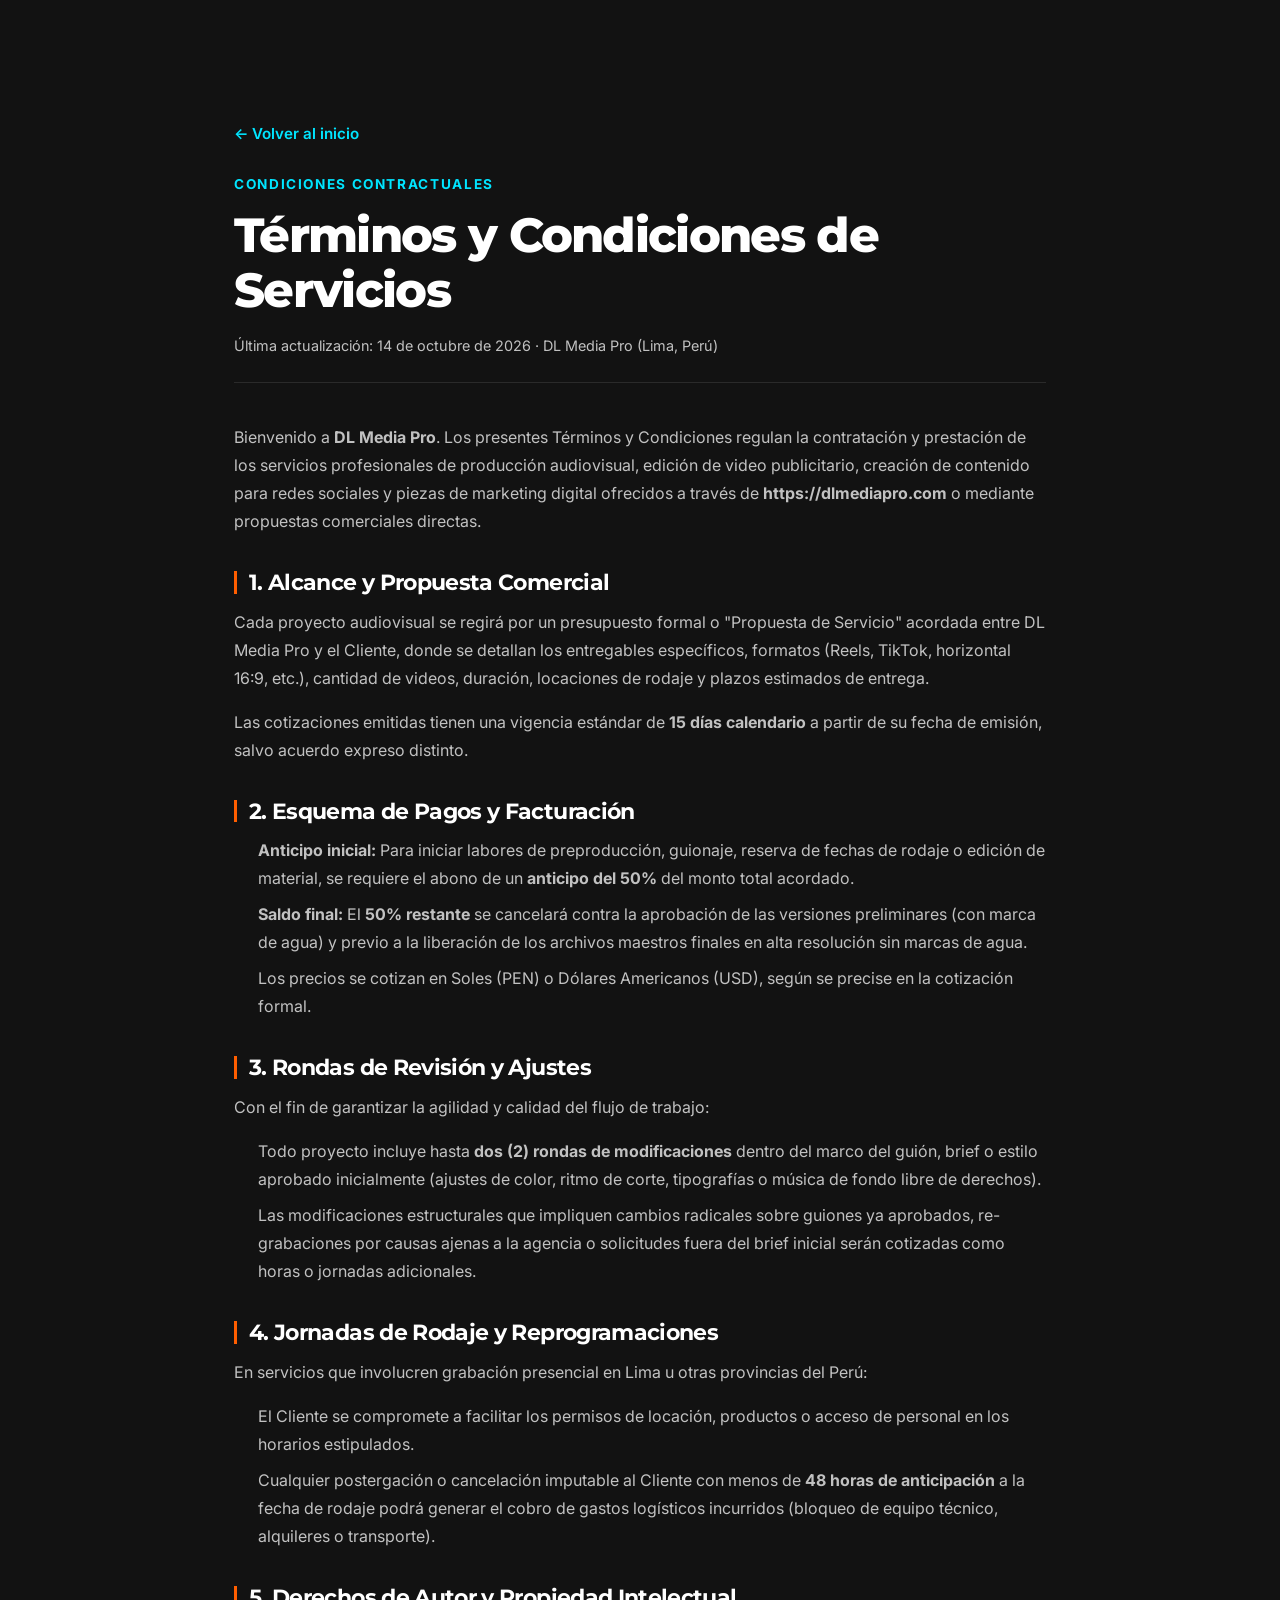
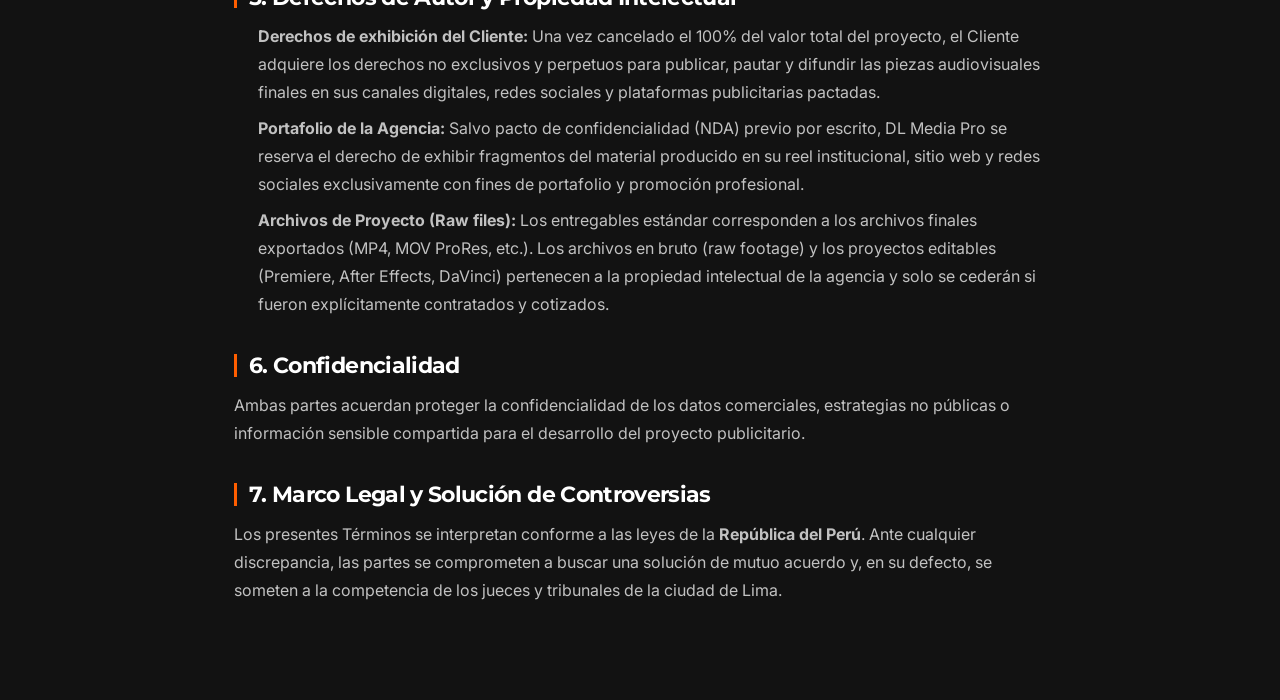
<file: terminos-y-condiciones.html>
<!DOCTYPE html>
<html lang="es-PE">
<head>
  <meta charset="UTF-8">
  <meta name="viewport" content="width=device-width, initial-scale=1.0">
  <title>Términos y Condiciones | DL Media Pro - Producción Audiovisual Lima</title>
  <meta name="description" content="Términos y condiciones para la prestación de servicios de producción audiovisual, edición de video y contenido publicitario por DL Media Pro en Lima, Perú.">
  <meta name="robots" content="index, follow">
  <link rel="canonical" href="https://dlmediapro.com/terminos-y-condiciones.html">
  <link rel="icon" type="image/svg+xml" href="img/icons/favicon.svg">
  <link rel="apple-touch-icon" sizes="180x180" href="img/icons/apple-touch-icon.png">
  <link rel="preconnect" href="https://fonts.googleapis.com">
  <link rel="preconnect" href="https://fonts.gstatic.com" crossorigin>
  <link href="https://fonts.googleapis.com/css2?family=Inter:wght@400;500;600;700&family=Montserrat:wght@600;700;800;900&display=swap" rel="stylesheet">
  <link rel="stylesheet" href="style.css">
  <style>
    .legal-container {
      max-width: 860px;
      margin: 0 auto;
      padding: 120px 24px 80px;
    }
    .legal-header {
      margin-bottom: 40px;
      border-bottom: 1px solid var(--line);
      padding-bottom: 24px;
    }
    .legal-kicker {
      color: var(--cyan);
      font-weight: 700;
      font-size: 0.85rem;
      letter-spacing: 0.12em;
      text-transform: uppercase;
      margin-bottom: 12px;
      display: inline-block;
    }
    .legal-title {
      font-family: var(--font-heading);
      font-size: clamp(2rem, 4vw, 3rem);
      font-weight: 800;
      line-height: 1.15;
      margin: 0 0 16px;
    }
    .legal-date {
      color: var(--muted);
      font-size: 0.9rem;
    }
    .legal-content h2 {
      font-family: var(--font-heading);
      font-size: 1.35rem;
      font-weight: 700;
      color: #ffffff;
      margin: 36px 0 14px;
      padding-left: 12px;
      border-left: 3px solid var(--orange);
    }
    .legal-content p, .legal-content li {
      color: var(--muted);
      font-size: 1rem;
      line-height: 1.75;
      margin-bottom: 16px;
    }
    .legal-content ul, .legal-content ol {
      padding-left: 24px;
      margin-bottom: 20px;
    }
    .legal-content li {
      margin-bottom: 8px;
    }
    .legal-highlight-box {
      background: var(--surface);
      border: 1px solid var(--line);
      border-radius: 12px;
      padding: 20px 24px;
      margin: 28px 0;
    }
    .legal-back-nav {
      margin-bottom: 24px;
    }
    .btn-back {
      display: inline-flex;
      align-items: center;
      gap: 8px;
      color: var(--cyan);
      font-weight: 600;
      font-size: 0.95rem;
      text-decoration: none;
      transition: transform 0.2s ease;
    }
    .btn-back:hover {
      transform: translateX(-4px);
    }
  </style>
</head>
<body>
  <div class="legal-container">
    <div class="legal-back-nav">
      <a href="index.html" class="btn-back">← Volver al inicio</a>
    </div>

    <header class="legal-header">
      <span class="legal-kicker">Condiciones Contractuales</span>
      <h1 class="legal-title">Términos y Condiciones de Servicios</h1>
      <p class="legal-date">Última actualización: 14 de octubre de 2026 · DL Media Pro (Lima, Perú)</p>
    </header>

    <article class="legal-content">
      <p>Bienvenido a <strong>DL Media Pro</strong>. Los presentes Términos y Condiciones regulan la contratación y prestación de los servicios profesionales de producción audiovisual, edición de video publicitario, creación de contenido para redes sociales y piezas de marketing digital ofrecidos a través de <strong>https://dlmediapro.com</strong> o mediante propuestas comerciales directas.</p>

      <h2>1. Alcance y Propuesta Comercial</h2>
      <p>Cada proyecto audiovisual se regirá por un presupuesto formal o "Propuesta de Servicio" acordada entre DL Media Pro y el Cliente, donde se detallan los entregables específicos, formatos (Reels, TikTok, horizontal 16:9, etc.), cantidad de videos, duración, locaciones de rodaje y plazos estimados de entrega.</p>
      <p>Las cotizaciones emitidas tienen una vigencia estándar de <strong>15 días calendario</strong> a partir de su fecha de emisión, salvo acuerdo expreso distinto.</p>

      <h2>2. Esquema de Pagos y Facturación</h2>
      <ul>
        <li><strong>Anticipo inicial:</strong> Para iniciar labores de preproducción, guionaje, reserva de fechas de rodaje o edición de material, se requiere el abono de un <strong>anticipo del 50%</strong> del monto total acordado.</li>
        <li><strong>Saldo final:</strong> El <strong>50% restante</strong> se cancelará contra la aprobación de las versiones preliminares (con marca de agua) y previo a la liberación de los archivos maestros finales en alta resolución sin marcas de agua.</li>
        <li>Los precios se cotizan en Soles (PEN) o Dólares Americanos (USD), según se precise en la cotización formal.</li>
      </ul>

      <h2>3. Rondas de Revisión y Ajustes</h2>
      <p>Con el fin de garantizar la agilidad y calidad del flujo de trabajo:</p>
      <ul>
        <li>Todo proyecto incluye hasta <strong>dos (2) rondas de modificaciones</strong> dentro del marco del guión, brief o estilo aprobado inicialmente (ajustes de color, ritmo de corte, tipografías o música de fondo libre de derechos).</li>
        <li>Las modificaciones estructurales que impliquen cambios radicales sobre guiones ya aprobados, re-grabaciones por causas ajenas a la agencia o solicitudes fuera del brief inicial serán cotizadas como horas o jornadas adicionales.</li>
      </ul>

      <h2>4. Jornadas de Rodaje y Reprogramaciones</h2>
      <p>En servicios que involucren grabación presencial en Lima u otras provincias del Perú:</p>
      <ul>
        <li>El Cliente se compromete a facilitar los permisos de locación, productos o acceso de personal en los horarios estipulados.</li>
        <li>Cualquier postergación o cancelación imputable al Cliente con menos de <strong>48 horas de anticipación</strong> a la fecha de rodaje podrá generar el cobro de gastos logísticos incurridos (bloqueo de equipo técnico, alquileres o transporte).</li>
      </ul>

      <h2>5. Derechos de Autor y Propiedad Intelectual</h2>
      <ul>
        <li><strong>Derechos de exhibición del Cliente:</strong> Una vez cancelado el 100% del valor total del proyecto, el Cliente adquiere los derechos no exclusivos y perpetuos para publicar, pautar y difundir las piezas audiovisuales finales en sus canales digitales, redes sociales y plataformas publicitarias pactadas.</li>
        <li><strong>Portafolio de la Agencia:</strong> Salvo pacto de confidencialidad (NDA) previo por escrito, DL Media Pro se reserva el derecho de exhibir fragmentos del material producido en su reel institucional, sitio web y redes sociales exclusivamente con fines de portafolio y promoción profesional.</li>
        <li><strong>Archivos de Proyecto (Raw files):</strong> Los entregables estándar corresponden a los archivos finales exportados (MP4, MOV ProRes, etc.). Los archivos en bruto (raw footage) y los proyectos editables (Premiere, After Effects, DaVinci) pertenecen a la propiedad intelectual de la agencia y solo se cederán si fueron explícitamente contratados y cotizados.</li>
      </ul>

      <h2>6. Confidencialidad</h2>
      <p>Ambas partes acuerdan proteger la confidencialidad de los datos comerciales, estrategias no públicas o información sensible compartida para el desarrollo del proyecto publicitario.</p>

      <h2>7. Marco Legal y Solución de Controversias</h2>
      <p>Los presentes Términos se interpretan conforme a las leyes de la <strong>República del Perú</strong>. Ante cualquier discrepancia, las partes se comprometen a buscar una solución de mutuo acuerdo y, en su defecto, se someten a la competencia de los jueces y tribunales de la ciudad de Lima.</p>
    </article>
  </div>
</body>
</html>
</file>
<file: style.css>
/* ==========================================================
   DL MEDIA PRO — Hoja de estilos
   Marca: Negro grafito · Azul eléctrico · Naranja cítrico
   Tipografías: Montserrat (títulos) + Inter (texto)
   ========================================================== */

:root {
  --bg: #121212;
  --surface: #1a1a1f;
  --surface-2: #23232a;
  --text: #ffffff;
  --muted: rgba(255, 255, 255, 0.74);
  --cyan: #00e5ff;
  --orange: #ff5e00;
  --orange-soft: #ff8a4d;
  --wa: #25d366;
  --line: rgba(255, 255, 255, 0.1);

  --font-body: "Inter", system-ui, sans-serif;
  --font-heading: "Montserrat", system-ui, sans-serif;

  --gutter: max(5vw, calc((100vw - 1240px) / 2));
  --header-h: 84px;
  --ease: cubic-bezier(0.2, 0.75, 0.3, 1);
}

*,
*::before,
*::after {
  box-sizing: border-box;
}

html {
  scroll-behavior: smooth;
  scroll-padding-top: calc(var(--header-h) + 8px);
}

body {
  margin: 0;
  background: var(--bg);
  color: var(--text);
  font-family: var(--font-body);
  font-size: 1rem;
  line-height: 1.65;
  -webkit-font-smoothing: antialiased;
  overflow-x: clip;
}

button,
input,
textarea,
select {
  font: inherit;
}

a {
  color: inherit;
  text-decoration: none;
}

/* ---------- Utilidad de Accesibilidad (Screen Reader Only) ---------- */
.sr-only {
  position: absolute !important;
  width: 1px !important;
  height: 1px !important;
  padding: 0 !important;
  margin: -1px !important;
  overflow: hidden !important;
  clip: rect(0, 0, 0, 0) !important;
  white-space: nowrap !important;
  border: 0 !important;
}

img {
  display: block;
  max-width: 100%;
}

h1,
h2,
h3,
p,
ul,
ol {
  margin: 0;
}

ul,
ol {
  padding: 0;
  list-style: none;
}

svg {
  fill: none;
  stroke: currentColor;
  stroke-width: 1.8;
  stroke-linecap: round;
  stroke-linejoin: round;
  width: 20px;
  height: 20px;
  flex-shrink: 0;
}

.sprite {
  position: absolute;
  width: 0;
  height: 0;
  overflow: hidden;
}

:focus-visible {
  outline: 3px solid var(--cyan);
  outline-offset: 3px;
  border-radius: 6px;
}

.skip-link {
  position: fixed;
  left: 1rem;
  top: -4rem;
  background: var(--cyan);
  color: var(--bg);
  padding: 0.7rem 1rem;
  border-radius: 8px;
  font-weight: 700;
  z-index: 200;
  transition: top 0.2s;
}

.skip-link:focus {
  top: 1rem;
}

/* ---------- Tipografía ---------- */
h1,
h2,
h3 {
  font-family: var(--font-heading);
}

h1 {
  font-size: clamp(2.7rem, 5.6vw, 5.6rem);
  font-weight: 800;
  line-height: 1.02;
  letter-spacing: -0.035em;
}

h2 {
  font-size: clamp(2.1rem, 4.2vw, 4rem);
  font-weight: 800;
  line-height: 1.05;
  letter-spacing: -0.03em;
}

h1 em,
h2 em {
  font-style: italic;
  color: var(--cyan);
}

.lead {
  color: var(--muted);
  font-size: clamp(1.05rem, 1.4vw, 1.25rem);
  line-height: 1.7;
  max-width: 60ch;
  margin-top: 1.5rem;
}

.eyebrow {
  display: flex;
  align-items: center;
  gap: 0.6rem;
  font-size: 0.82rem;
  font-weight: 700;
  letter-spacing: 0.14em;
  text-transform: uppercase;
  margin-bottom: 1.4rem;
  color: var(--text);
  flex-wrap: wrap;
}

.eyebrow>span:empty,
.eyebrow>span.eyebrow-dot {
  width: 8px;
  height: 8px;
  border-radius: 50%;
  background: var(--cyan);
  box-shadow: 0 0 12px var(--cyan);
  flex-shrink: 0;
}

.eyebrow.dark>span:empty,
.eyebrow.dark>span.eyebrow-dot {
  background: var(--orange);
  box-shadow: 0 0 12px var(--orange);
}

.eyebrow .eyebrow-city,
.eyebrow .text-cyan {
  color: var(--cyan);
}

.section {
  padding: clamp(4.5rem, 9vw, 8rem) var(--gutter);
}

.section-heading {
  margin-bottom: clamp(2.5rem, 5vw, 4.5rem);
}

/* ---------- Botones ---------- */
.btn {
  display: inline-flex;
  align-items: center;
  justify-content: center;
  gap: 0.7rem;
  padding: 1rem 1.7rem;
  border-radius: 999px;
  font-weight: 700;
  font-size: 0.98rem;
  border: 0;
  cursor: pointer;
  transition: transform 0.25s var(--ease), box-shadow 0.25s, background 0.25s, color 0.25s, border-color 0.25s;
}

.btn:hover {
  transform: translateY(-3px);
}

.btn-primary {
  background: var(--orange);
  color: var(--bg);
  box-shadow: 0 12px 32px rgba(255, 94, 0, 0.35);
}

.btn-primary:hover {
  background: var(--orange-soft);
  box-shadow: 0 16px 38px rgba(255, 94, 0, 0.5);
}

.btn-ghost {
  border: 1.5px solid rgba(255, 255, 255, 0.3);
  color: var(--text);
}

.btn-ghost:hover {
  border-color: var(--cyan);
  color: var(--cyan);
}

.btn-light {
  background: #fff;
  color: var(--bg);
}

.btn-light:hover {
  background: var(--cyan);
}

.btn-wa {
  background: var(--wa);
  color: #05260f;
  box-shadow: 0 12px 30px rgba(37, 211, 102, 0.35);
}

.btn-wa:hover {
  box-shadow: 0 16px 38px rgba(37, 211, 102, 0.5);
}

/* ---------- Barra de progreso ---------- */
.scroll-progress {
  position: fixed;
  inset: 0 0 auto 0;
  height: 3px;
  background: linear-gradient(90deg, var(--cyan), var(--orange));
  transform-origin: left;
  transform: scaleX(0);
  z-index: 120;
}

/* ---------- Header ---------- */
.site-header {
  position: sticky;
  top: 0;
  z-index: 100;
  height: var(--header-h);
  display: flex;
  align-items: center;
  justify-content: space-between;
  padding: 0 var(--gutter);
  background: rgba(18, 18, 18, 0.55);
  backdrop-filter: blur(14px);
  -webkit-backdrop-filter: blur(14px);
  border-bottom: 1px solid transparent;
  transition: background 0.3s, border-color 0.3s;
}

.site-header.is-scrolled {
  background: rgba(18, 18, 18, 0.88);
  border-bottom-color: var(--line);
}

.brand {
  display: flex;
  align-items: center;
  gap: 0.7rem;
  font-family: var(--font-heading);
  font-weight: 800;
  font-size: 1.3rem;
  letter-spacing: -0.03em;
}

.brand-mark {
  display: grid;
  place-items: center;
  width: 44px;
  height: 40px;
  background: var(--cyan);
  color: var(--bg);
  border-radius: 45% 55% 50% 40%;
  font-size: 0.9rem;
  transform: rotate(-8deg);
  transition: transform 0.4s var(--ease);
}

.brand:hover .brand-mark {
  transform: rotate(6deg) scale(1.06);
}

nav#main-nav {
  display: flex;
  align-items: center;
  gap: clamp(1rem, 2.2vw, 2.1rem);
  font-size: 0.95rem;
  font-weight: 600;
}

nav#main-nav>a:not(.nav-contact) {
  position: relative;
  padding: 0.3rem 0;
  transition: color 0.2s;
}

nav#main-nav>a:not(.nav-contact)::after {
  content: "";
  position: absolute;
  left: 0;
  bottom: -2px;
  height: 2px;
  width: 100%;
  background: var(--cyan);
  transform: scaleX(0);
  transform-origin: left;
  transition: transform 0.3s var(--ease);
}

nav#main-nav>a:not(.nav-contact):hover {
  color: var(--cyan);
}

nav#main-nav>a:not(.nav-contact):hover::after {
  transform: scaleX(1);
}

.nav-contact {
  display: inline-flex;
  align-items: center;
  gap: 0.6rem;
  background: var(--orange);
  color: var(--bg);
  padding: 0.65rem 1.2rem;
  border-radius: 999px;
  font-weight: 700;
  transition: background 0.2s, transform 0.2s;
}

.nav-contact:hover {
  background: var(--orange-soft);
  transform: translateY(-2px);
}

.nav-contact svg {
  width: 16px;
  height: 16px;
}

.menu-button {
  display: none;
  background: none;
  border: 0;
  color: #fff;
  width: 48px;
  height: 48px;
  min-width: 48px;
  min-height: 48px;
  cursor: pointer;
}

/* ---------- Redes sociales ---------- */
.soc {
  display: grid;
  place-items: center;
  width: 48px;
  height: 48px;
  border-radius: 50%;
  color: #fff;
  transition: transform 0.3s var(--ease), box-shadow 0.3s;
  box-shadow: 0 8px 20px rgba(0, 0, 0, 0.35);
}

.soc svg {
  width: 22px;
  height: 22px;
}

.soc:hover {
  transform: translateY(-5px) rotate(-8deg) scale(1.08);
}

.soc-ig {
  background: linear-gradient(45deg, #f9a825, #ee2a7b 55%, #6228d7);
}

.soc-tt {
  background: #000;
  box-shadow: -3px -3px 0 #25f4ee, 3px 3px 0 #fe2c55;
}

.soc-fb {
  background: #1877f2;
}

.soc-yt {
  background: #ff0000;
}

.soc-wa {
  background: var(--wa);
  color: #05260f;
}

.soc-ig:hover {
  box-shadow: 0 12px 28px rgba(238, 42, 123, 0.55);
}

.soc-fb:hover {
  box-shadow: 0 12px 28px rgba(24, 119, 242, 0.55);
}

.soc-yt:hover {
  box-shadow: 0 12px 28px rgba(255, 0, 0, 0.5);
}

.soc-wa:hover {
  box-shadow: 0 12px 28px rgba(37, 211, 102, 0.55);
}

.social {
  display: flex;
  gap: 0.9rem;
  flex-wrap: wrap;
}

/* ---------- Hero ---------- */
.hero {
  position: relative;
  display: grid;
  grid-template-columns: 1.1fr 0.9fr;
  gap: 3rem;
  align-items: center;
  min-height: calc(100vh - var(--header-h));
  padding: 3rem var(--gutter) 5rem;
  overflow: hidden;
}

.glow {
  position: absolute;
  border-radius: 50%;
  filter: blur(90px);
  pointer-events: none;
  z-index: 0;
}

.glow-cyan {
  width: 480px;
  height: 480px;
  background: rgba(0, 229, 255, 0.22);
  left: -140px;
  top: -80px;
}

.glow-orange {
  width: 420px;
  height: 420px;
  background: rgba(255, 94, 0, 0.2);
  right: -100px;
  bottom: -100px;
}

.hero-copy {
  position: relative;
  z-index: 3;
}

.hero-copy h1 {
  max-width: 14ch;
}

.cta-row {
  display: flex;
  flex-wrap: wrap;
  gap: 1rem;
  margin-top: 2.2rem;
}

.hero-proof {
  display: flex;
  flex-wrap: wrap;
  gap: 0.6rem 1.4rem;
  margin-top: 2rem;
  font-size: 0.92rem;
  color: var(--muted);
  font-weight: 500;
}

.hero-proof li {
  display: flex;
  align-items: center;
  gap: 0.45rem;
}

.hero-proof svg {
  width: 18px;
  height: 18px;
  color: var(--cyan);
  stroke-width: 2.6;
}

.hero-visual {
  position: relative;
  z-index: 2;
  height: min(640px, 72vh);
  min-height: 480px;
}

.orbit {
  position: absolute;
  border: 1px solid rgba(0, 229, 255, 0.4);
  border-radius: 50%;
}

/* Elipses (no círculos) para que el giro se note */
.orbit-one {
  inset: 24% 0 24% 0;
  /* ancha y baja */
  transform: rotate(28deg);
  animation: orbit-spin 28s linear infinite;
}

.orbit-two {
  inset: 6% 18% 6% 18%;
  /* alta y angosta */
  border-color: rgba(255, 94, 0, 0.45);
  transform: rotate(-18deg);
  animation: orbit-spin 40s linear infinite reverse;
}

/* Satélite: un punto brillante que recorre la órbita */
.orbit::after {
  content: "";
  position: absolute;
  top: 0;
  left: 50%;
  width: 10px;
  height: 10px;
  margin: -5px 0 0 -5px;
  border-radius: 50%;
  background: var(--cyan);
  box-shadow: 0 0 14px 3px rgba(0, 229, 255, 0.7);
}

.orbit-two::after {
  background: var(--orange);
  box-shadow: 0 0 14px 3px rgba(255, 94, 0, 0.7);
}

@keyframes orbit-spin {
  from {
    transform: rotate(28deg);
  }

  to {
    transform: rotate(388deg);
  }

  /* 28 + 360 = vuelta completa */
}

.phone {
  position: absolute;
  left: 50%;
  top: 6%;
  height: 86%;
  aspect-ratio: 1 / 2;
  padding: 9px;
  background: #0a0a0c;
  border: 1px solid rgba(255, 255, 255, 0.18);
  border-radius: 36px;
  box-shadow: 0 40px 90px rgba(0, 0, 0, 0.6), 0 0 0 6px rgba(255, 255, 255, 0.03);
  transform: translateX(-50%) rotate(3deg);
}

.screen {
  position: relative;
  width: 100%;
  height: 100%;
  border-radius: 28px;
  overflow: hidden;
  background: #1b1b24;
}

/* Contenedor y reproductor de video en Hero */
.hero-video {
  position: absolute;
  inset: 0;
  width: 100%;
  height: 100%;
  object-fit: cover;
  z-index: 1;
  background: #0a0a0e;
}

.video-placeholder {
  position: absolute;
  inset: 0;
  display: flex;
  flex-direction: column;
  align-items: center;
  justify-content: center;
  text-align: center;
  padding: 1.5rem;
  background: radial-gradient(circle at 50% 30%, rgba(0, 229, 255, 0.18), transparent 70%), linear-gradient(160deg, #0a252d, #14141e 65%, #301302);
  z-index: 2;
  transition: opacity 0.3s;
}

.phone-screen.has-video .video-placeholder {
  opacity: 0;
  pointer-events: none;
}

.placeholder-icon {
  width: 58px;
  height: 58px;
  border-radius: 50%;
  background: rgba(0, 229, 255, 0.15);
  color: var(--cyan);
  display: grid;
  place-items: center;
  margin-bottom: 1rem;
  border: 1px solid rgba(0, 229, 255, 0.4);
  animation: pulse-ring 2.5s infinite;
}

.placeholder-icon svg {
  width: 26px;
  height: 26px;
}

.video-placeholder p {
  font-size: 0.92rem;
  color: #fff;
  line-height: 1.4;
}

.video-placeholder p strong {
  font-family: var(--font-heading);
  color: var(--cyan);
  display: block;
  margin-bottom: 0.3rem;
}

.video-placeholder p span {
  font-size: 0.78rem;
  color: var(--muted);
}

.video-header-overlay {
  position: absolute;
  top: 12px;
  left: 12px;
  right: 12px;
  z-index: 4;
  display: flex;
  align-items: center;
  justify-content: space-between;
}

.live-pill,
.status-pill {
  display: flex;
  align-items: center;
  gap: 0.45rem;
  background: rgba(18, 18, 18, 0.75);
  backdrop-filter: blur(8px);
  border: 1px solid rgba(255, 255, 255, 0.2);
  border-radius: 999px;
  padding: 0.35rem 0.75rem;
  font-size: 0.72rem;
  font-weight: 700;
  color: #fff;
}

.live-pill i,
.status-pill i {
  width: 7px;
  height: 7px;
  border-radius: 50%;
  background: var(--cyan);
  animation: pulse-dot 1.8s infinite;
}

.sound-toggle-btn {
  width: 44px;
  height: 44px;
  min-width: 44px;
  min-height: 44px;
  border-radius: 50%;
  background: rgba(18, 18, 18, 0.75);
  backdrop-filter: blur(8px);
  border: 1px solid rgba(255, 255, 255, 0.25);
  color: #fff;
  display: grid;
  place-items: center;
  cursor: pointer;
  padding: 0;
  transition: background 0.2s, transform 0.2s;
}

.sound-toggle-btn:hover {
  background: var(--cyan);
  color: var(--bg);
  transform: scale(1.1);
}

.sound-toggle-btn svg {
  width: 16px;
  height: 16px;
}

.screen-rail {
  position: absolute;
  right: 12px;
  bottom: 90px;
  display: grid;
  gap: 0.8rem;
  z-index: 3;
}

.screen-rail span {
  display: grid;
  place-items: center;
  width: 38px;
  height: 38px;
  border-radius: 50%;
  background: rgba(18, 18, 18, 0.65);
  border: 1px solid rgba(255, 255, 255, 0.1);
  color: #fff;
}

.screen-rail svg {
  width: 18px;
  height: 18px;
}

.screen::after {
  content: "";
  position: absolute;
  inset: 50% 0 0 0;
  background: linear-gradient(transparent, rgba(10, 10, 12, 0.92));
  z-index: 2;
  pointer-events: none;
}

.subtitle,
.vbar {
  z-index: 3;
}

.subtitle {
  position: absolute;
  left: 14px;
  right: 60px;
  bottom: 34px;
  font-family: var(--font-heading);
  font-weight: 800;
  font-size: 1.15rem;
  line-height: 1.15;
  text-shadow: 0 2px 10px rgba(0, 0, 0, 0.7);
  color: #fff;
}

.subtitle b {
  color: var(--cyan);
}

.vbar {
  position: absolute;
  left: 14px;
  right: 14px;
  bottom: 16px;
  height: 4px;
  background: rgba(255, 255, 255, 0.25);
  border-radius: 4px;
  overflow: hidden;
}

.vbar i {
  display: block;
  height: 100%;
  width: 100%;
  background: var(--orange);
  transform-origin: left;
  animation: progress 6s linear infinite;
}

/* Chips flotantes: flotación suave CSS sin huir del cursor */
.float-chip {
  position: absolute;
  z-index: 6;
  display: flex;
  align-items: center;
  gap: 0.55rem;
  background: rgba(26, 26, 33, 0.9);
  backdrop-filter: blur(12px);
  border: 1px solid rgba(255, 255, 255, 0.18);
  border-radius: 999px;
  padding: 0.65rem 1.15rem;
  font-size: 0.88rem;
  font-weight: 700;
  color: #fff;
  box-shadow: 0 14px 34px rgba(0, 0, 0, 0.5);
  cursor: pointer;
  user-select: none;
  transition: transform 0.25s var(--ease), border-color 0.25s, box-shadow 0.25s, background 0.25s;
  animation: float-gentle 4s ease-in-out infinite;
}

.float-chip svg {
  width: 18px;
  height: 18px;
  color: var(--cyan);
  transition: transform 0.25s ease;
}

.float-chip:hover,
.float-chip:focus-visible {
  animation-play-state: paused;
  transform: translateY(-5px) scale(1.05);
  border-color: var(--cyan);
  background: #23232a;
  box-shadow: 0 0 24px rgba(0, 229, 255, 0.5), 0 14px 34px rgba(0, 0, 0, 0.6);
}

.float-chip:hover svg {
  transform: scale(1.15);
}

.chip-a {
  left: -2%;
  top: 18%;
  animation-delay: 0s;
}

.chip-b {
  right: -2%;
  top: 44%;
  animation-delay: 1.4s;
}

.chip-b svg {
  color: var(--orange);
}

.chip-b:hover,
.chip-b:focus-visible {
  border-color: var(--orange);
  box-shadow: 0 0 24px rgba(255, 94, 0, 0.5), 0 14px 34px rgba(0, 0, 0, 0.6);
}

.chip-c {
  left: 6%;
  bottom: 8%;
  animation-delay: 2.8s;
}

@keyframes float-gentle {

  0%,
  100% {
    transform: translateY(0);
  }

  50% {
    transform: translateY(-7px);
  }
}

@keyframes pulse-ring {
  0% {
    box-shadow: 0 0 0 0 rgba(0, 229, 255, 0.5);
  }

  70% {
    box-shadow: 0 0 0 12px rgba(0, 229, 255, 0);
  }

  100% {
    box-shadow: 0 0 0 0 rgba(0, 229, 255, 0);
  }
}

@keyframes pulse-dot {

  0%,
  100% {
    box-shadow: 0 0 0 0 rgba(0, 229, 255, 0.6);
  }

  50% {
    box-shadow: 0 0 0 6px rgba(0, 229, 255, 0);
  }
}

@keyframes progress {
  from {
    transform: scaleX(0);
  }

  to {
    transform: scaleX(1);
  }
}

/* ---------- Ticker refinado ---------- */
.ticker {
  background: #141418;
  color: #fff;
  border-top: 1px solid rgba(0, 229, 255, 0.25);
  border-bottom: 1px solid rgba(255, 94, 0, 0.25);
  overflow: hidden;
  padding: 0.9rem 0;
  white-space: nowrap;
}

.ticker>div {
  display: flex;
  width: max-content;
  animation: ticker 36s linear infinite;
  font-family: var(--font-heading);
  font-weight: 800;
  font-size: 0.92rem;
  letter-spacing: 0.1em;
}

.ticker span {
  padding: 0 1.4rem;
  display: flex;
  align-items: center;
  gap: 2.4rem;
  color: rgba(255, 255, 255, 0.9);
}

.ticker span::after {
  content: "◆";
  color: var(--cyan);
  font-size: 0.6rem;
}

@keyframes ticker {
  to {
    transform: translateX(-50%);
  }
}

/* ---------- Confianza ---------- */
.trust {
  display: grid;
  grid-template-columns: repeat(4, 1fr);
  gap: 1.2rem;
  padding: 3.5rem var(--gutter);
  background: var(--surface);
  border-bottom: 1px solid var(--line);
}

.trust-item {
  display: flex;
  gap: 1rem;
  align-items: flex-start;
}

.trust-item>svg {
  width: 44px;
  height: 44px;
  padding: 10px;
  border-radius: 14px;
  background: rgba(0, 229, 255, 0.1);
  color: var(--cyan);
}

.trust-item h3 {
  font-size: 1.05rem;
  margin-bottom: 0.25rem;
}

.trust-item p {
  color: var(--muted);
  font-size: 0.92rem;
  line-height: 1.5;
}

/* ---------- IA ---------- */
.ai-focus {
  display: grid;
  grid-template-columns: 0.95fr 1.05fr;
  gap: 6vw;
  align-items: center;
  overflow: hidden;
}

.ai-copy h2 {
  max-width: 14ch;
}

.check-list {
  display: grid;
  gap: 0.8rem;
  margin: 2rem 0 2.4rem;
}

.check-list li {
  display: flex;
  gap: 0.7rem;
  align-items: flex-start;
  color: var(--muted);
}

.check-list svg {
  color: var(--cyan);
  stroke-width: 2.6;
  margin-top: 3px;
}

.ai-showcase {
  position: relative;
  height: 600px;
}

.avatar-card {
  position: absolute;
  left: 8%;
  top: 20px;
  width: 56%;
  height: 540px;
  border-radius: 28px;
  overflow: hidden;
  border: 1px solid rgba(255, 255, 255, 0.2);
  box-shadow: 0 35px 80px rgba(0, 0, 0, 0.55);
  transform: rotate(2deg);
  z-index: 2;
}

.avatar-card>svg {
  position: absolute;
  inset: 0;
  width: 100%;
  height: 100%;
  stroke: none;
}

.avatar-card::after {
  content: "";
  position: absolute;
  inset: 0;
  background: linear-gradient(transparent 50%, rgba(18, 18, 18, 0.9));
}

.avatar-card .status-pill {
  z-index: 3;
}

.caption-bar {
  position: absolute;
  left: 1.4rem;
  bottom: 1.4rem;
  z-index: 3;
  display: grid;
  gap: 0.2rem;
}

.caption-bar b {
  font-family: var(--font-heading);
  font-size: 1.2rem;
}

.caption-bar span {
  color: var(--muted);
  font-size: 0.8rem;
}

.content-card {
  position: absolute;
  right: 0;
  top: 12%;
  width: 42%;
  padding: 1.4rem;
  border-radius: 20px;
  background: #fff;
  color: var(--bg);
  box-shadow: 0 25px 60px rgba(0, 0, 0, 0.4);
  transform: rotate(4deg);
  z-index: 4;
}

.content-card span {
  display: block;
  font-family: var(--font-heading);
  font-weight: 800;
  font-size: 1.15rem;
  color: var(--orange);
  margin-bottom: 0.4rem;
}

.content-card p {
  color: rgba(18, 18, 18, 0.78);
  font-size: 0.98rem;
  line-height: 1.5;
}

.accent-card {
  top: auto;
  bottom: 6%;
  right: 3%;
  background: var(--orange);
  transform: rotate(-3deg);
}

.accent-card span,
.accent-card p {
  color: var(--bg);
}

.ai-spark {
  position: absolute;
  left: 0;
  bottom: 2%;
  display: grid;
  place-items: center;
  width: 84px;
  height: 84px;
  border-radius: 50%;
  background: var(--cyan);
  color: var(--bg);
  font-family: var(--font-heading);
  font-weight: 800;
  font-size: 1.3rem;
  transform: rotate(-10deg);
  z-index: 4;
  animation: bob 4s ease-in-out infinite;
}

@keyframes bob {

  0%,
  100% {
    transform: rotate(-10deg) translateY(0);
  }

  50% {
    transform: rotate(-4deg) translateY(-9px);
  }
}

/* ---------- Servicios ---------- */
.services {
  background: var(--bg);
  border-top: 1px solid var(--line);
}

.section-heading h2 {
  max-width: 16ch;
}

.services-list {
  border-top: 1px solid var(--line);
}

.service-card {
  display: grid;
  grid-template-columns: 72px 1fr auto;
  gap: 1.6rem;
  align-items: center;
  padding: 2rem 1rem;
  border-bottom: 1px solid var(--line);
  border-radius: 18px;
  transition: background 0.35s, transform 0.35s var(--ease), border-color 0.35s;
}

.service-card:hover {
  background: rgba(255, 255, 255, 0.035);
  transform: translateX(10px);
  border-bottom-color: var(--cyan);
}

.service-icon {
  display: grid;
  place-items: center;
  width: 64px;
  height: 64px;
  border-radius: 20px;
  background: rgba(0, 229, 255, 0.1);
  color: var(--cyan);
  transition: background 0.35s, color 0.35s, transform 0.35s var(--ease);
}

.service-icon svg {
  width: 28px;
  height: 28px;
}

.service-card:hover .service-icon {
  background: var(--cyan);
  color: var(--bg);
  transform: rotate(-6deg) scale(1.06);
}

.service-tag {
  color: var(--orange);
  font-size: 0.8rem;
  font-weight: 700;
  letter-spacing: 0.04em;
  margin-bottom: 0.35rem;
}

.service-card h3 {
  font-size: clamp(1.5rem, 2.6vw, 2.5rem);
  letter-spacing: -0.03em;
  margin-bottom: 0.4rem;
  transition: color 0.3s;
}

.service-card:hover h3 {
  color: var(--cyan);
}

.service-card p:not(.service-tag) {
  color: var(--muted);
  font-size: 1rem;
  max-width: 60ch;
}

.service-arrow {
  display: grid;
  place-items: center;
  width: 54px;
  height: 54px;
  border-radius: 50%;
  border: 1px solid rgba(255, 255, 255, 0.25);
  transition: all 0.4s cubic-bezier(0.175, 0.885, 0.32, 1.275);
}

.service-card:hover .service-arrow {
  background: var(--orange);
  border-color: var(--orange);
  color: var(--bg);
  transform: translateX(6px) rotate(-45deg);
  box-shadow: 0 10px 25px rgba(255, 94, 0, 0.4);
}

/* ---------- Proceso ---------- */
.process {
  background: var(--surface);
  border-top: 1px solid var(--line);
}

.steps {
  display: grid;
  grid-template-columns: repeat(4, 1fr);
  gap: 1.4rem;
  counter-reset: s;
  position: relative;
}

.step {
  position: relative;
  padding: 1.8rem;
  border-radius: 22px;
  background: var(--bg);
  border: 1px solid var(--line);
  transition: transform 0.35s var(--ease), border-color 0.35s;
}

.step:hover {
  transform: translateY(-6px);
  border-color: rgba(0, 229, 255, 0.5);
}

.step-n {
  display: grid;
  place-items: center;
  width: 46px;
  height: 46px;
  border-radius: 50%;
  background: var(--orange);
  color: var(--bg);
  font-family: var(--font-heading);
  font-weight: 800;
  font-size: 1.15rem;
  margin-bottom: 1.2rem;
}

.step h3 {
  font-size: 1.3rem;
  margin-bottom: 0.6rem;
}

.step p {
  color: var(--muted);
  font-size: 0.97rem;
}

/* ---------- Formatos con video ---------- */
.work {
  border-top: 1px solid var(--line);
}

.work-heading {
  display: flex;
  justify-content: space-between;
  align-items: flex-end;
  gap: 2rem;
  margin-bottom: clamp(2.5rem, 5vw, 4rem);
}

.work-heading h2 {
  max-width: 14ch;
}

.work-heading>p {
  color: var(--muted);
  max-width: 38ch;
}

.project-grid {
  display: grid;
  grid-template-columns: 1.15fr 0.85fr;
  gap: 2.4rem;
  align-items: start;
}

.project-3 {
  grid-column: 1 / -1;
  margin-left: 20%;
  width: 80%;
}

.project-media {
  position: relative;
  overflow: hidden;
  border-radius: 24px;
  height: 480px;
  background: #14141a;
  border: 1px solid var(--line);
  transition: border-color 0.3s var(--ease), box-shadow 0.3s;
}

.project-media:hover {
  border-color: rgba(0, 229, 255, 0.5);
  box-shadow: 0 20px 45px rgba(0, 0, 0, 0.4);
}

.project-2 .project-media {
  height: 380px;
}

.project-3 .project-media {
  height: 400px;
}

.format-video {
  position: absolute;
  inset: 0;
  width: 100%;
  height: 100%;
  object-fit: cover;
  z-index: 1;
  background: #111116;
}

.media-placeholder {
  position: absolute;
  inset: 0;
  display: flex;
  flex-direction: column;
  align-items: center;
  justify-content: center;
  text-align: center;
  padding: 2rem;
  z-index: 2;
  background: radial-gradient(circle at 50% 38%, rgba(0, 229, 255, 0.12), transparent 60%), linear-gradient(160deg, #171722, #0f0f14);
  transition: opacity 0.3s ease;
  pointer-events: none;
}

.project-media.has-video .media-placeholder {
  opacity: 0;
}

.ph-icon {
  width: 60px;
  height: 60px;
  border-radius: 50%;
  background: rgba(0, 229, 255, 0.14);
  color: var(--cyan);
  display: grid;
  place-items: center;
  margin-bottom: 0.9rem;
  border: 1px solid rgba(0, 229, 255, 0.3);
  transition: transform 0.3s var(--ease);
}

.project-media:hover .ph-icon {
  transform: scale(1.1);
  color: #fff;
  background: var(--cyan);
}

.ph-icon svg {
  width: 26px;
  height: 26px;
}

.ph-title {
  font-family: var(--font-heading);
  font-weight: 800;
  font-size: 1.15rem;
  color: #fff;
  margin-bottom: 0.35rem;
}

.ph-sub {
  font-size: 0.85rem;
  color: var(--muted);
}

.pill-link {
  position: absolute;
  right: 1.2rem;
  bottom: 1.2rem;
  display: flex;
  align-items: center;
  gap: 0.6rem;
  background: var(--cyan);
  color: var(--bg);
  border-radius: 999px;
  padding: 0.7rem 1.2rem;
  font-size: 0.85rem;
  font-weight: 700;
  opacity: 0;
  transform: translateY(10px);
  transition: 0.25s var(--ease);
  z-index: 4;
}

.project:hover .pill-link,
.pill-link:focus-visible {
  opacity: 1;
  transform: none;
}

.project>p {
  color: var(--cyan);
  font-size: 0.85rem;
  font-weight: 700;
  letter-spacing: 0.04em;
  margin: 1.2rem 0 0.3rem;
}

.project h3 {
  font-size: 1.6rem;
  letter-spacing: -0.03em;
}

/* ---------- Comparativa ---------- */
.compare {
  background: var(--surface);
  border-top: 1px solid var(--line);
}

.compare-table {
  border: 1px solid var(--line);
  border-radius: 24px;
  overflow: hidden;
  background: var(--bg);
}

.compare-row {
  display: grid;
  grid-template-columns: 1fr 1fr;
}

.compare-row>div {
  display: flex;
  align-items: center;
  gap: 0.8rem;
  padding: 1.2rem 1.6rem;
  border-top: 1px solid var(--line);
}

.compare-row>div:first-child {
  color: rgba(255, 255, 255, 0.6);
}

.compare-row>div:last-child {
  background: rgba(0, 229, 255, 0.06);
  font-weight: 600;
}

.compare-row svg {
  width: 20px;
  height: 20px;
  stroke-width: 2.6;
}

.compare-row>div:first-child svg {
  color: #ff6b6b;
}

.compare-row>div:last-child svg {
  color: var(--cyan);
}

.compare-head>div {
  border-top: 0;
  font-family: var(--font-heading);
  font-weight: 800;
  font-size: 1.1rem;
  padding: 1.4rem 1.6rem;
}

.compare-head>div:first-child {
  color: var(--muted);
}

.compare-head>div:last-child {
  background: var(--cyan);
  color: var(--bg);
}

/* ---------- Nosotros ---------- */
.about {
  display: grid;
  grid-template-columns: 1fr 1fr;
  min-height: 720px;
  border-top: 1px solid var(--line);
}

.about-art {
  position: relative;
  display: grid;
  place-items: center;
  overflow: hidden;
  background: var(--bg);
}

.sun-shape {
  position: absolute;
  width: 64%;
  height: 60%;
  background: linear-gradient(135deg, var(--cyan), var(--orange));
  border-radius: 46% 54% 49% 51%;
  transform: rotate(12deg);
  opacity: 0.16;
}

.about-art p {
  position: relative;
  z-index: 2;
  font-family: var(--font-heading);
  font-weight: 800;
  font-size: clamp(2.4rem, 4vw, 4.6rem);
  line-height: 1;
  letter-spacing: -0.05em;
  transform: rotate(-7deg);
}

.about-copy {
  align-self: center;
  padding: 6rem var(--gutter) 6rem 6vw;
}

.about-copy h2 {
  max-width: 14ch;
  margin-bottom: 1.6rem;
}

.about-copy>p:not(.eyebrow) {
  color: var(--muted);
  font-size: 1.12rem;
  line-height: 1.7;
  max-width: 56ch;
  margin-top: 1.2rem;
}

.future-note {
  display: grid;
  gap: 0.25rem;
  margin-top: 2.2rem;
  padding-left: 1rem;
  border-left: 3px solid var(--orange);
}

.future-note span {
  color: var(--orange);
  font-size: 0.8rem;
  font-weight: 700;
}

.future-note strong {
  font-family: var(--font-heading);
}

/* ---------- Cobertura ---------- */
.coverage {
  background: var(--surface);
  border-top: 1px solid var(--line);
}

.coverage-grid {
  display: grid;
  grid-template-columns: 1fr 1.4fr;
  gap: 1.4rem;
}

.coverage-card {
  padding: 2rem;
  border-radius: 24px;
  background: var(--bg);
  border: 1px solid var(--line);
}

.coverage-card h3 {
  font-size: 1.4rem;
  margin-bottom: 1.2rem;
}

.chips {
  display: flex;
  flex-wrap: wrap;
  gap: 0.6rem;
}

.chips li {
  padding: 0.5rem 1rem;
  border-radius: 999px;
  border: 1px solid var(--line);
  font-size: 0.92rem;
  font-weight: 500;
  color: var(--muted);
  transition: border-color 0.2s, color 0.2s, background 0.2s, transform 0.2s;
}

.chips li.chip-clickable {
  cursor: pointer;
  user-select: none;
}

.chips li.chip-clickable:hover {
  border-color: var(--cyan);
  color: var(--cyan);
  background: rgba(0, 229, 255, 0.08);
  transform: translateY(-2px);
}

.chips li.chip-clickable:active {
  transform: scale(0.96);
}

/* ---------- FAQ ---------- */
.faq {
  border-top: 1px solid var(--line);
}

.faq-list {
  max-width: 900px;
  display: grid;
  gap: 0.9rem;
}

details {
  border: 1px solid var(--line);
  border-radius: 18px;
  background: var(--surface);
  transition: border-color 0.25s, background 0.25s;
}

details[open] {
  border-color: rgba(0, 229, 255, 0.5);
  background: var(--surface-2);
}

summary {
  cursor: pointer;
  list-style: none;
  display: flex;
  justify-content: space-between;
  align-items: center;
  gap: 1rem;
  padding: 1.3rem 1.5rem;
  font-weight: 600;
  font-size: 1.05rem;
}

summary::-webkit-details-marker {
  display: none;
}

summary::after {
  content: "+";
  display: grid;
  place-items: center;
  flex-shrink: 0;
  width: 32px;
  height: 32px;
  border-radius: 50%;
  background: rgba(0, 229, 255, 0.12);
  color: var(--cyan);
  font-size: 1.3rem;
  line-height: 1;
  transition: transform 0.3s var(--ease), background 0.3s;
}

details[open] summary::after {
  transform: rotate(45deg);
  background: var(--cyan);
  color: var(--bg);
}

details p {
  padding: 0 1.5rem 1.4rem;
  color: var(--muted);
  max-width: 70ch;
}

/* ---------- Contacto y Formulario Mejorado ---------- */
.contact {
  display: grid;
  grid-template-columns: 0.85fr 1.15fr;
  gap: 6vw;
  background: var(--surface);
  border-top: 1px solid var(--line);
}

.contact h2 {
  max-width: 12ch;
}

.contact-social {
  margin-top: 2rem;
}

form {
  display: grid;
  grid-template-columns: 1fr 1fr;
  gap: 1.2rem;
  align-content: start;
  padding: clamp(1.4rem, 3vw, 2.4rem);
  border-radius: 28px;
  background: var(--bg);
  border: 1px solid var(--line);
}

label {
  display: flex;
  flex-direction: column;
  gap: 0.4rem;
  font-size: 0.9rem;
  font-weight: 600;
}

input,
textarea,
select {
  width: 100%;
  padding: 0.95rem 1.1rem;
  border-radius: 14px;
  border: 1.5px solid rgba(255, 255, 255, 0.18);
  background: var(--surface);
  color: var(--text);
  font-size: 1rem;
  outline: 0;
  transition: border-color 0.2s, box-shadow 0.2s;
}

input::placeholder,
textarea::placeholder {
  color: rgba(255, 255, 255, 0.4);
}

input:focus,
textarea:focus,
select:focus {
  border-color: var(--cyan);
  box-shadow: 0 0 0 4px rgba(0, 229, 255, 0.15);
}

select {
  cursor: pointer;
}

select option {
  background: var(--surface);
  color: var(--text);
}

textarea {
  resize: vertical;
  min-height: 110px;
}

/* Errores atómicos bajo cada campo */
.field-error-msg {
  display: block;
  color: #ff6b6b;
  font-size: 0.82rem;
  font-weight: 600;
  min-height: 1.2rem;
  margin-top: 0.2rem;
}

input.invalid,
textarea.invalid,
select.invalid {
  border-color: #ff6b6b !important;
  box-shadow: 0 0 0 3px rgba(255, 107, 107, 0.2) !important;
}

.full-field {
  grid-column: 1 / -1;
}

.submit-button {
  justify-self: start;
}

.form-note {
  font-size: 0.82rem;
  color: rgba(255, 255, 255, 0.55);
  margin-top: -0.4rem;
}

.form-success {
  padding: 1.2rem 1.4rem;
  border-radius: 16px;
  background: rgba(37, 211, 102, 0.12);
  border: 1px solid rgba(37, 211, 102, 0.5);
  font-weight: 600;
}

.btn-fallback {
  margin-top: 0.8rem;
  display: inline-flex;
  font-size: 0.92rem;
  padding: 0.75rem 1.4rem;
}

.form-error {
  padding: 0.9rem 1.1rem;
  border-radius: 14px;
  background: rgba(255, 107, 107, 0.12);
  border: 1px solid rgba(255, 107, 107, 0.5);
  font-weight: 600;
  color: #ff8f8f;
}

/* Nota de contacto B2B */
.b2b-contact-note {
  display: flex;
  gap: 1rem;
  align-items: center;
  padding: 1.1rem 1.3rem;
  border-radius: 16px;
  background: rgba(0, 229, 255, 0.05);
  border: 1px solid rgba(0, 229, 255, 0.2);
  font-size: 0.92rem;
  margin-top: 0.8rem;
}

.b2b-contact-note svg {
  width: 26px;
  height: 26px;
  color: var(--cyan);
  flex-shrink: 0;
}

.b2b-contact-note strong {
  display: block;
  color: #fff;
  margin-bottom: 0.2rem;
}

.b2b-contact-note p {
  color: var(--muted);
  font-size: 0.88rem;
}

.b2b-contact-note a {
  color: var(--cyan);
  text-decoration: underline;
}

[hidden] {
  display: none !important;
}

/* ---------- 4 Column Footer Layout ---------- */
.site-footer {
  display: grid;
  grid-template-columns: minmax(260px, 1.4fr) repeat(2, minmax(130px, 0.85fr)) minmax(260px, 1.35fr);
  gap: 2.5rem 2rem;
  align-items: start;
  padding: 4rem var(--gutter) 7.5rem;
  border-top: 1px solid var(--line);
  background: var(--bg);
}

.footer-col {
  display: flex;
  flex-direction: column;
}

.footer-col-title {
  font-size: 0.75rem;
  font-weight: 800;
  text-transform: uppercase;
  letter-spacing: 0.09em;
  color: rgba(255, 255, 255, 0.5);
  margin: 0 0 1.25rem 0;
  display: flex;
  align-items: center;
  gap: 0.5rem;
}

.footer-col-title::after {
  content: "";
  display: inline-block;
  width: 12px;
  height: 2px;
  background: var(--cyan);
  border-radius: 2px;
  opacity: 0.7;
}

.footer-desc {
  color: var(--muted);
  font-size: 0.92rem;
  line-height: 1.6;
  margin: 1rem 0 0;
  max-width: 38ch;
}

/* Redes Sociales Refinadas (38px) integradas a la izquierda */
.footer-social {
  margin-top: 1.4rem;
  display: flex;
  gap: 0.75rem;
  flex-wrap: wrap;
}

.footer-social .soc {
  width: 38px;
  height: 38px;
  border-radius: 50%;
}

.footer-social .soc svg {
  width: 18px;
  height: 18px;
}

/* Listas Verticales de Navegación */
.footer-links {
  list-style: none;
  padding: 0;
  margin: 0;
  display: flex;
  flex-direction: column;
  gap: 0.75rem;
}

.footer-links a {
  color: var(--muted);
  font-size: 0.92rem;
  font-weight: 500;
  display: inline-block;
  transition: color 0.2s ease, transform 0.2s ease;
}

.footer-links a:hover {
  color: var(--cyan);
  transform: translateX(3px);
}

/* Tarjeta Libro de Reclamaciones en Columna 4 */
.footer-col-consumer .footer-libro-wrap {
  margin-top: 0;
}

.libro-badge {
  display: inline-flex;
  align-items: center;
  gap: 0.85rem;
  background: #181822;
  border: 1px solid rgba(255, 255, 255, 0.18);
  border-radius: 14px;
  padding: 0.75rem 1.1rem;
  color: #fff;
  cursor: pointer;
  text-align: left;
  width: 100%;
  max-width: 340px;
  transition: transform 0.25s var(--ease), border-color 0.25s, box-shadow 0.25s, background 0.25s;
}

.libro-badge:hover {
  border-color: var(--orange);
  background: #20202e;
  transform: translateY(-2px);
  box-shadow: 0 8px 24px rgba(255, 94, 0, 0.2);
}

.libro-badge-icon {
  width: 42px;
  height: 42px;
  border-radius: 10px;
  background: linear-gradient(135deg, #ff5e00, #d94500);
  display: grid;
  place-items: center;
  color: #fff;
  flex-shrink: 0;
}

.libro-badge-icon svg {
  width: 22px;
  height: 22px;
}

.libro-badge-text {
  display: flex;
  flex-direction: column;
  gap: 0.15rem;
}

.libro-tag-title {
  font-size: 0.82rem;
  font-weight: 800;
  letter-spacing: 0.04em;
  color: #fff;
}

.libro-tag-badge {
  display: inline-block;
  align-self: flex-start;
  font-size: 0.65rem;
  font-weight: 800;
  color: var(--bg);
  background: var(--cyan);
  padding: 0.1rem 0.45rem;
  border-radius: 4px;
  line-height: 1.2;
}

.libro-tag-sub {
  font-size: 0.7rem;
  color: var(--muted);
}

/* Sub-footer Inferior */
.footer-bottom {
  grid-column: 1 / -1;
  border-top: 1px solid rgba(255, 255, 255, 0.08);
  padding-top: 1.75rem;
  margin-top: 0.75rem;
  display: flex;
  flex-wrap: wrap;
  justify-content: space-between;
  align-items: center;
  gap: 1.25rem;
}

.copyright {
  font-size: 0.82rem;
  color: rgba(255, 255, 255, 0.6);
  margin: 0;
}

.footer-legal-note {
  font-size: 0.76rem;
  color: rgba(255, 255, 255, 0.4);
  margin: 0;
  max-width: 62ch;
  text-align: right;
}

/* ---------- WhatsApp flotante ---------- */
.whatsapp-fab {
  position: fixed;
  right: 1.2rem;
  bottom: 1.2rem;
  z-index: 120;
  display: flex;
  align-items: center;
  gap: 0.75rem;
  padding: 0.7rem 1.3rem 0.7rem 0.8rem;
  border-radius: 999px;
  background: var(--wa);
  color: #05260f;
  box-shadow: 0 10px 30px rgba(37, 211, 102, 0.5);
  transition: transform 0.25s var(--ease), box-shadow 0.25s;
}

.whatsapp-fab::before {
  content: "";
  position: absolute;
  inset: 0;
  border-radius: inherit;
  border: 2px solid var(--wa);
  animation: ring 2.4s ease-out infinite;
}

.whatsapp-fab:hover {
  transform: translateY(-4px);
  box-shadow: 0 16px 38px rgba(37, 211, 102, 0.65);
}

.whatsapp-icon {
  width: 40px;
  height: 40px;
  padding: 8px;
  border-radius: 50%;
  background: #fff;
  color: var(--wa);
}

.fab-text {
  display: grid;
  line-height: 1.2;
}

.fab-text b {
  font-size: 0.98rem;
}

.fab-text small {
  font-size: 0.74rem;
  font-weight: 600;
  opacity: 0.8;
}

@keyframes ring {
  0% {
    transform: scale(1);
    opacity: 0.7;
  }

  100% {
    transform: scale(1.35);
    opacity: 0;
  }
}

/* ---------- Mandi con botón de ocultar ---------- */
.buddy-wrapper {
  position: fixed;
  right: 1.2rem;
  bottom: 6.4rem;
  z-index: 115;
  display: flex;
  flex-direction: column;
  align-items: flex-end;
  transition: opacity 0.3s var(--ease), transform 0.3s;
}

.buddy-wrapper.is-hidden {
  opacity: 0;
  pointer-events: none;
  transform: translateY(10px) scale(0.9);
}

.buddy-toggle-hide {
  position: absolute;
  bottom: 2px;
  right: -2px;
  top: auto;
  width: 24px;
  height: 24px;
  border-radius: 50%;
  background: #1c1c24;
  border: 1.5px solid rgba(255, 255, 255, 0.25);
  color: #fff;
  display: grid;
  place-items: center;
  cursor: pointer;
  z-index: 120;
  padding: 0;
  box-shadow: 0 3px 8px rgba(0, 0, 0, 0.5);
  transition: background 0.2s, transform 0.2s;
}

/* Área táctil mínima de 44x44px según Apple HIG y Material Design */
.buddy-toggle-hide::after {
  content: "";
  position: absolute;
  inset: -10px;
  border-radius: 50%;
}

.buddy-toggle-hide:hover {
  background: #ff6b6b;
  transform: scale(1.15);
}

.buddy-toggle-hide svg {
  width: 12px;
  height: 12px;
}

.buddy-reopen-btn {
  position: fixed;
  right: 1.2rem;
  bottom: 6.4rem;
  z-index: 115;
  display: inline-flex;
  align-items: center;
  gap: 0.4rem;
  background: #1e1e24;
  border: 1px solid rgba(255, 255, 255, 0.2);
  color: #fff;
  padding: 0.4rem 0.85rem;
  border-radius: 999px;
  font-size: 0.82rem;
  font-weight: 700;
  cursor: pointer;
  box-shadow: 0 8px 20px rgba(0, 0, 0, 0.35);
  transition: border-color 0.2s, transform 0.2s;
}

.buddy-reopen-btn:hover {
  border-color: var(--cyan);
  transform: translateY(-2px);
}

.buddy {
  position: relative;
  width: 72px;
  height: 72px;
  display: block;
  background: none;
  border: 0;
  padding: 0;
  cursor: pointer;
}

.buddy-pill-label {
  position: absolute;
  top: -26px;
  left: 50%;
  transform: translateX(-50%);
  background: var(--cyan);
  color: var(--bg);
  font-size: 0.7rem;
  font-weight: 800;
  letter-spacing: 0.02em;
  padding: 0.22rem 0.65rem;
  border-radius: 999px;
  white-space: nowrap;
  box-shadow: 0 2px 8px rgba(0, 229, 255, 0.35);
  pointer-events: none;
  animation: pulse-badge 2s infinite;
}

.buddy-leaf {
  stroke: #121212;
  stroke-width: 1.2px;
  stroke-linejoin: round;
  paint-order: stroke fill;
  filter: drop-shadow(0 2px 3px rgba(0, 0, 0, 0.35));
}

@keyframes pulse-badge {

  0%,
  100% {
    transform: translateX(-50%) scale(1);
  }

  50% {
    transform: translateX(-50%) scale(1.08);
  }
}

.buddy-inner {
  display: block;
  width: 100%;
  height: 100%;
  animation: buddy-bob 2.6s ease-in-out infinite;
  filter: drop-shadow(0 10px 14px rgba(0, 0, 0, 0.4));
  transition: scale 0.25s var(--ease);
}

.buddy:hover .buddy-inner {
  scale: 1.12;
}

.buddy-svg {
  width: 100%;
  height: 100%;
  stroke: none;
  stroke-width: 0;
}

.buddy-svg path[stroke] {
  stroke: #121212;
}

.mandi-eye {
  transform-box: fill-box;
  transform-origin: center;
  animation: blink 5s infinite;
}

@keyframes buddy-bob {

  0%,
  100% {
    transform: translateY(0);
  }

  50% {
    transform: translateY(-6px);
  }
}

@keyframes blink {

  0%,
  94%,
  100% {
    transform: scaleY(1);
  }

  97% {
    transform: scaleY(0.1);
  }
}

.buddy-bubble {
  position: absolute;
  right: calc(100% + 8px);
  top: 4px;
  width: max-content;
  max-width: 220px;
  padding: 0.65rem 0.95rem;
  border-radius: 16px 16px 4px 16px;
  background: #fff;
  color: var(--bg);
  font-size: 0.84rem;
  font-weight: 600;
  line-height: 1.35;
  box-shadow: 0 12px 30px rgba(0, 0, 0, 0.4);
  opacity: 0;
  transform: translateX(8px) scale(0.96);
  transform-origin: right center;
  pointer-events: none;
  transition: opacity 0.3s, transform 0.3s var(--ease);
}

.buddy-bubble.show {
  opacity: 1;
  transform: none;
}

/* ---------- Mandi AI Chat Widget ---------- */
.mandi-chat-widget {
  position: fixed;
  right: 1.2rem;
  bottom: 5.6rem;
  width: min(400px, calc(100vw - 2.4rem));
  height: min(580px, calc(100vh - 7rem));
  background: #16161d;
  border: 1px solid rgba(0, 229, 255, 0.35);
  border-radius: 24px;
  box-shadow: 0 24px 60px rgba(0, 0, 0, 0.7), 0 0 35px rgba(0, 229, 255, 0.15);
  display: flex;
  flex-direction: column;
  overflow: hidden;
  z-index: 130;
  opacity: 0;
  pointer-events: none;
  transform: translateY(20px) scale(0.95);
  transform-origin: bottom right;
  transition: opacity 0.3s var(--ease), transform 0.3s var(--ease);
}

.mandi-chat-widget.is-open {
  opacity: 1;
  pointer-events: auto;
  transform: translateY(0) scale(1);
}

.chat-header {
  display: flex;
  align-items: center;
  justify-content: space-between;
  padding: 1rem 1.2rem;
  background: #1c1c24;
  border-bottom: 1px solid var(--line);
}

.chat-header-info {
  display: flex;
  align-items: center;
  gap: 0.75rem;
}

.chat-avatar {
  position: relative;
  width: 42px;
  height: 42px;
  border-radius: 50%;
  background: linear-gradient(135deg, #ff8a4d, #ff5e00);
  display: grid;
  place-items: center;
  font-size: 1.35rem;
  box-shadow: 0 4px 14px rgba(255, 94, 0, 0.4);
}

.chat-status-dot {
  position: absolute;
  bottom: 1px;
  right: 1px;
  width: 10px;
  height: 10px;
  border-radius: 50%;
  background: #25d366;
  border: 2px solid #1c1c24;
}

.chat-header h4,
.chat-header h3.chat-agent-title {
  font-size: 0.98rem;
  margin: 0;
  display: flex;
  align-items: center;
  gap: 0.45rem;
  color: #fff;
  font-family: inherit;
  font-weight: 700;
}

.badge-bot {
  background: rgba(0, 229, 255, 0.15);
  color: var(--cyan);
  border: 1px solid rgba(0, 229, 255, 0.35);
  border-radius: 999px;
  font-size: 0.68rem;
  padding: 0.1rem 0.5rem;
  font-weight: 700;
  text-transform: uppercase;
}

.chat-header p {
  font-size: 0.76rem;
  color: var(--muted);
  margin: 0;
}

.chat-action-icon {
  background: transparent;
  border: 0;
  color: var(--muted);
  cursor: pointer;
  padding: 13px;
  min-width: 44px;
  min-height: 44px;
  border-radius: 50%;
  display: grid;
  place-items: center;
  transition: color 0.2s, background 0.2s;
}

.chat-action-icon:hover {
  color: #fff;
  background: rgba(255, 255, 255, 0.1);
}

.chat-action-icon svg {
  width: 18px;
  height: 18px;
}

.chat-body {
  flex: 1;
  overflow-y: auto;
  padding: 1.1rem;
  display: flex;
  flex-direction: column;
  gap: 1rem;
  scroll-behavior: smooth;
}

.chat-messages {
  display: flex;
  flex-direction: column;
  gap: 0.9rem;
}

.chat-msg {
  display: flex;
  gap: 0.65rem;
  max-width: 90%;
  font-size: 0.88rem;
  line-height: 1.5;
  animation: msg-in 0.25s var(--ease);
}

@keyframes msg-in {
  from {
    opacity: 0;
    transform: translateY(8px);
  }

  to {
    opacity: 1;
    transform: translateY(0);
  }
}

.chat-msg.bot {
  align-self: flex-start;
}

.chat-msg.user {
  align-self: flex-end;
  flex-direction: row-reverse;
}

.msg-avatar {
  width: 30px;
  height: 30px;
  border-radius: 50%;
  background: #23232c;
  display: grid;
  place-items: center;
  font-size: 1rem;
  flex-shrink: 0;
}

.msg-bubble {
  padding: 0.75rem 1rem;
  border-radius: 18px;
  word-break: break-word;
}

.chat-msg.bot .msg-bubble {
  background: #22222a;
  border: 1px solid rgba(255, 255, 255, 0.08);
  border-top-left-radius: 4px;
  color: #f0f0f5;
}

.chat-msg.bot .msg-bubble p+p {
  margin-top: 0.5rem;
}

.chat-msg.user .msg-bubble {
  background: linear-gradient(135deg, var(--cyan), #009cb0);
  color: #051a20;
  font-weight: 600;
  border-top-right-radius: 4px;
}

/* Chips rápidos */
.chat-quick-chips {
  display: flex;
  flex-wrap: wrap;
  gap: 0.45rem;
  margin-top: 0.4rem;
}

.chat-chip {
  background: #1e1e26;
  border: 1px solid rgba(255, 255, 255, 0.16);
  border-radius: 999px;
  padding: 0.4rem 0.85rem;
  font-size: 0.78rem;
  font-weight: 600;
  color: #fff;
  cursor: pointer;
  transition: border-color 0.2s, background 0.2s, transform 0.2s;
  text-align: left;
}

.chat-chip:hover {
  border-color: var(--cyan);
  background: rgba(0, 229, 255, 0.1);
  transform: translateY(-1px);
}

.chat-chip.chip-highlight {
  border-color: var(--orange);
  color: var(--orange-soft);
  background: rgba(255, 94, 0, 0.08);
}

.chat-chip.chip-highlight:hover {
  background: rgba(255, 94, 0, 0.18);
  border-color: var(--orange);
  color: #fff;
}

/* Tarjeta de brief generado */
.brief-card {
  margin-top: 0.6rem;
  background: #181820;
  border: 1px solid rgba(0, 229, 255, 0.35);
  border-radius: 14px;
  padding: 0.85rem;
  font-size: 0.83rem;
}

.brief-card h5 {
  margin: 0 0 0.5rem;
  color: var(--cyan);
  font-size: 0.88rem;
  display: flex;
  align-items: center;
  gap: 0.4rem;
}

.brief-card ul {
  margin: 0 0 0.8rem;
  padding-left: 0;
  list-style: none;
  display: grid;
  gap: 0.35rem;
}

.brief-card li {
  color: var(--muted);
  line-height: 1.4;
}

.brief-card li strong {
  color: #fff;
}

.brief-actions {
  display: flex;
  flex-direction: column;
  gap: 0.5rem;
}

.btn-paste-form {
  width: 100%;
  padding: 0.65rem 1rem;
  font-size: 0.82rem;
  font-weight: 700;
  background: var(--cyan);
  color: var(--bg);
  border: 0;
  border-radius: 999px;
  cursor: pointer;
  display: inline-flex;
  align-items: center;
  justify-content: center;
  gap: 0.4rem;
  transition: transform 0.2s, background 0.2s;
}

.btn-paste-form:hover {
  background: #5cf2ff;
  transform: translateY(-2px);
}

.btn-brief-wa {
  width: 100%;
  padding: 0.6rem 1rem;
  font-size: 0.8rem;
  border-radius: 999px;
  display: inline-flex;
  align-items: center;
  justify-content: center;
  gap: 0.4rem;
}

/* Indicador de tipeo */
.typing-indicator {
  display: flex;
  align-items: center;
  gap: 0.4rem;
  padding: 0.6rem 0.9rem;
  background: #1f1f26;
  border-radius: 14px;
  width: fit-content;
  color: var(--muted);
  font-size: 0.78rem;
  margin-left: 2.2rem;
}

.typing-indicator span {
  width: 6px;
  height: 6px;
  border-radius: 50%;
  background: var(--cyan);
  animation: typing-bounce 1.4s infinite ease-in-out both;
}

.typing-indicator span:nth-child(1) {
  animation-delay: -0.32s;
}

.typing-indicator span:nth-child(2) {
  animation-delay: -0.16s;
}

@keyframes typing-bounce {

  0%,
  80%,
  100% {
    transform: scale(0.6);
    opacity: 0.4;
  }

  40% {
    transform: scale(1.1);
    opacity: 1;
  }
}

/* Footer del chat */
.chat-footer {
  padding: 0.75rem 1rem;
  background: #1c1c24;
  border-top: 1px solid var(--line);
}

.chat-input-bar {
  display: flex;
  gap: 0.5rem;
  align-items: center;
}

#chat-input {
  flex: 1;
  padding: 0.75rem 1rem;
  font-size: 0.88rem;
  border-radius: 999px;
  border: 1px solid rgba(255, 255, 255, 0.2);
  background: #14141a;
  color: #fff;
  outline: 0;
  transition: border-color 0.2s;
}

#chat-input:focus {
  border-color: var(--cyan);
}

#chat-send-btn {
  width: 38px;
  height: 38px;
  border-radius: 50%;
  border: 0;
  background: var(--orange);
  color: #fff;
  cursor: pointer;
  display: grid;
  place-items: center;
  flex-shrink: 0;
  transition: transform 0.2s, background 0.2s;
}

#chat-send-btn:hover {
  background: var(--orange-soft);
  transform: scale(1.08);
}

#chat-send-btn svg {
  width: 16px;
  height: 16px;
  transform: rotate(-45deg);
}

.chat-subnote {
  margin-top: 0.45rem;
  font-size: 0.72rem;
  color: rgba(255, 255, 255, 0.45);
  text-align: center;
}

/* ---------- Revelado al hacer scroll ---------- */
.js .reveal {
  opacity: 0;
  transform: translateY(26px);
  transition: opacity 0.7s var(--ease), transform 0.7s var(--ease);
}

.js .reveal.in {
  opacity: 1;
  transform: none;
}

.js .service-card.reveal {
  transition: opacity 0.7s var(--ease), transform 0.35s var(--ease), background 0.35s, border-color 0.35s;
}

.js .step.reveal {
  transition: opacity 0.7s var(--ease), transform 0.35s var(--ease), border-color 0.35s;
}

.js .service-card.reveal.in:hover {
  transform: translateX(10px);
}

.js .step.reveal.in:hover {
  transform: translateY(-6px);
}

/* ---------- Responsive ---------- */
@media (max-width: 1100px) {
  .trust {
    grid-template-columns: repeat(2, 1fr);
  }

  .steps {
    grid-template-columns: repeat(2, 1fr);
  }
}

@media (max-width: 900px) {
  :root {
    --header-h: 72px;
  }

  .menu-button {
    display: block;
    position: relative;
    z-index: 130;
  }

  .menu-icon i {
    display: block;
    width: 24px;
    height: 2px;
    margin: 7px auto;
    background: currentColor;
    transition: 0.2s;
  }

  .menu-icon.is-open i:first-child {
    transform: translateY(4.5px) rotate(45deg);
  }

  .menu-icon.is-open i:last-child {
    transform: translateY(-4.5px) rotate(-45deg);
  }

  nav#main-nav {
    position: absolute;
    inset: var(--header-h) 0 auto 0;
    flex-direction: column;
    align-items: flex-start;
    gap: 1.2rem;
    padding: 2rem 5vw 2.4rem;
    font-size: 1.4rem;
    background: rgba(18, 18, 18, 0.97);
    border-bottom: 1px solid var(--line);
    opacity: 0;
    transform: translateY(-14px);
    pointer-events: none;
    transition: 0.25s var(--ease);
  }

  nav#main-nav.nav-open {
    opacity: 1;
    transform: none;
    pointer-events: auto;
  }

  .nav-contact {
    font-size: 1rem;
  }

  .hero,
  .ai-focus,
  .about,
  .contact,
  .coverage-grid {
    grid-template-columns: 1fr;
  }

  .hero {
    padding-top: 2rem;
    min-height: auto;
  }

  .hero-copy h1 {
    max-width: none;
  }

  .hero-visual {
    height: 520px;
    min-height: 0;
    width: min(100%, 560px);
    margin: 0 auto;
  }

  .ai-showcase {
    width: min(100%, 560px);
    margin: 0 auto;
  }

  .work-heading {
    flex-direction: column;
    align-items: flex-start;
  }

  .project-grid {
    grid-template-columns: 1fr;
  }

  .project-3 {
    margin-left: 0;
    width: 100%;
  }

  .project-media,
  .project-2 .project-media,
  .project-3 .project-media {
    height: 360px;
  }

  .pill-link {
    opacity: 1;
    transform: none;
  }

  .about-art {
    min-height: 420px;
  }

  .about-copy {
    padding: 4.5rem 5vw;
  }

  .site-footer {
    grid-template-columns: repeat(2, 1fr);
    gap: 3rem 2rem;
  }

  .footer-legal-note {
    text-align: left;
    max-width: none;
  }
}

@media (max-width: 600px) {
  h1 {
    font-size: 2.45rem;
  }

  .trust,
  .steps {
    grid-template-columns: 1fr;
  }

  .service-card {
    grid-template-columns: 56px 1fr;
    gap: 1rem;
    padding: 1.6rem 0.4rem;
  }

  .service-icon {
    width: 52px;
    height: 52px;
  }

  .service-arrow {
    display: none;
  }

  .hero-visual {
    height: 460px;
  }

  .float-chip {
    font-size: 0.78rem;
    padding: 0.5rem 0.85rem;
  }

  .ai-showcase {
    height: 500px;
  }

  .avatar-card {
    height: 440px;
    width: 62%;
  }

  .content-card {
    width: 46%;
    padding: 1rem;
  }

  .ai-spark {
    width: 64px;
    height: 64px;
    font-size: 1rem;
  }

  .compare-row>div {
    padding: 1rem;
    font-size: 0.9rem;
  }

  .compare-head>div {
    padding: 1rem;
    font-size: 0.95rem;
  }

  form {
    grid-template-columns: 1fr;
  }

  .submit-button {
    justify-self: stretch;
  }

  .whatsapp-fab {
    padding: 0.55rem;
    right: 0.9rem;
    bottom: 0.9rem;
  }

  .fab-text {
    display: none;
  }

  .whatsapp-icon {
    width: 44px;
    height: 44px;
  }

  .buddy-wrapper {
    right: 0.9rem;
    bottom: 6.0rem;
  }

  .buddy {
    width: 60px;
    height: 60px;
  }

  .buddy-pill-label {
    top: -24px;
    font-size: 0.66rem;
    padding: 0.2rem 0.55rem;
  }

  .buddy-reopen-btn {
    right: 0.9rem;
    bottom: 6.0rem;
  }

  .buddy-bubble {
    max-width: 170px;
    font-size: 0.78rem;
  }

  /* Adaptación móvil del chat */
  .mandi-chat-widget {
    right: 0.6rem;
    left: 0.6rem;
    width: auto;
    bottom: 0.6rem;
    height: min(540px, 86vh);
    border-radius: 20px;
  }

  .site-footer {
    grid-template-columns: 1fr;
    gap: 2.5rem;
    padding: 3.5rem var(--gutter) 7rem;
  }

  .footer-bottom {
    flex-direction: column;
    align-items: flex-start;
    gap: 0.9rem;
  }
}

/* ---------- Accesibilidad: menos movimiento ---------- */
@media (prefers-reduced-motion: reduce) {
  html {
    scroll-behavior: auto;
  }

  *,
  *::before,
  *::after {
    animation: none !important;
    transition-duration: 0.01ms !important;
  }

  .js .reveal {
    opacity: 1;
    transform: none;
  }
}

/* Animación de destaque al seleccionar un servicio */
@keyframes card-pulse {
  0% {
    transform: scale(1);
    box-shadow: 0 0 0 0 rgba(0, 229, 255, 0.6);
  }

  50% {
    transform: scale(1.02);
    box-shadow: 0 0 28px rgba(0, 229, 255, 0.5);
    border-color: var(--cyan);
  }

  100% {
    transform: scale(1);
  }
}

.service-card.highlight-pulse {
  animation: card-pulse 1.2s var(--ease);
  border-color: var(--cyan) !important;
}

/* ==========================================================================
   MODAL: LIBRO DE RECLAMACIONES VIRTUAL (INDECOPI - LEY N° 29571)
   ========================================================================== */
.modal-libro-backdrop {
  position: fixed;
  inset: 0;
  background: rgba(10, 10, 14, 0.84);
  backdrop-filter: blur(8px);
  z-index: 200;
  display: flex;
  align-items: center;
  justify-content: center;
  padding: 1.5rem 1rem;
  overflow-y: auto;
  animation: modal-fade-in 0.25s var(--ease);
}

@keyframes modal-fade-in {
  from {
    opacity: 0;
  }

  to {
    opacity: 1;
  }
}

.modal-libro-container {
  background: #15151c;
  border: 1px solid rgba(255, 255, 255, 0.18);
  border-radius: 24px;
  width: min(860px, 100%);
  max-height: 90vh;
  display: flex;
  flex-direction: column;
  box-shadow: 0 24px 60px rgba(0, 0, 0, 0.7);
  overflow: hidden;
  animation: modal-scale-up 0.28s var(--ease);
}

@keyframes modal-scale-up {
  from {
    opacity: 0;
    transform: scale(0.96) translateY(12px);
  }

  to {
    opacity: 1;
    transform: scale(1) translateY(0);
  }
}

/* Header del Modal */
.modal-libro-header {
  display: flex;
  align-items: flex-start;
  justify-content: space-between;
  gap: 1.2rem;
  padding: 1.4rem 1.8rem;
  background: #1b1b24;
  border-bottom: 1px solid var(--line);
  position: relative;
}

.brand-row {
  display: flex;
  align-items: center;
  gap: 0.6rem;
}

.modal-brand-name {
  font-family: var(--font-display);
  font-weight: 800;
  font-size: 1.05rem;
  letter-spacing: 0.04em;
  color: #fff;
}

.modal-legal-sub {
  font-size: 0.76rem;
  color: var(--muted);
  line-height: 1.4;
  margin-top: 0.35rem;
}

.modal-libro-sheet-tag {
  display: flex;
  flex-direction: column;
  align-items: flex-end;
  gap: 0.15rem;
}

.sheet-title {
  font-size: 0.76rem;
  font-weight: 800;
  letter-spacing: 0.08em;
  color: var(--orange);
}

.sheet-subtitle {
  font-size: 0.7rem;
  font-weight: 700;
  color: #fff;
  letter-spacing: 0.03em;
}

.sheet-number {
  font-family: monospace;
  font-size: 0.84rem;
  font-weight: 700;
  color: var(--cyan);
  background: rgba(0, 229, 255, 0.12);
  padding: 0.15rem 0.5rem;
  border-radius: 4px;
}

.sheet-date {
  font-size: 0.7rem;
  color: var(--muted);
}

.modal-close-btn {
  background: rgba(255, 255, 255, 0.06);
  border: 1px solid rgba(255, 255, 255, 0.15);
  color: #fff;
  width: 44px;
  height: 44px;
  min-width: 44px;
  min-height: 44px;
  border-radius: 50%;
  cursor: pointer;
  display: grid;
  place-items: center;
  flex-shrink: 0;
  transition: background 0.2s, color 0.2s, transform 0.2s;
}

.modal-close-btn:hover {
  background: #ff5e00;
  color: #fff;
  transform: scale(1.08);
}

.modal-close-btn svg {
  width: 16px;
  height: 16px;
}

/* Cuerpo con Scroll */
.modal-libro-body {
  padding: 1.6rem 1.8rem;
  overflow-y: auto;
  display: flex;
  flex-direction: column;
  gap: 1.4rem;
}

.libro-intro-note {
  display: flex;
  gap: 0.85rem;
  align-items: flex-start;
  padding: 0.9rem 1.2rem;
  background: rgba(0, 229, 255, 0.06);
  border: 1px solid rgba(0, 229, 255, 0.25);
  border-radius: 12px;
  font-size: 0.84rem;
  color: rgba(255, 255, 255, 0.88);
  line-height: 1.5;
}

.libro-note-icon {
  width: 24px;
  height: 24px;
  color: var(--cyan);
  flex-shrink: 0;
  margin-top: 2px;
}

.libro-intro-note p {
  margin: 0.2rem 0 0;
}

/* Fieldsets y Legends */
.libro-fieldset {
  border: 1px solid rgba(255, 255, 255, 0.12);
  border-radius: 16px;
  padding: 1.2rem 1.4rem;
  background: rgba(255, 255, 255, 0.02);
  margin-bottom: 0.8rem;
}

.libro-legend {
  font-size: 0.9rem;
  font-weight: 700;
  color: #fff;
  padding: 0 0.5rem;
  display: inline-flex;
  align-items: center;
  gap: 0.45rem;
}

.legend-num {
  width: 22px;
  height: 22px;
  border-radius: 50%;
  background: var(--orange);
  color: #fff;
  font-size: 0.72rem;
  font-weight: 800;
  display: grid;
  place-items: center;
}

/* Grillas y Campos */
.libro-grid {
  display: grid;
  grid-template-columns: 1fr 1fr;
  gap: 1rem 1.2rem;
  margin-top: 0.5rem;
}

.col-full {
  grid-column: 1 / -1;
}

.col-half {
  grid-column: span 1;
}

.libro-field {
  display: flex;
  flex-direction: column;
  gap: 0.4rem;
  font-size: 0.82rem;
  color: rgba(255, 255, 255, 0.82);
  font-weight: 500;
}

.libro-field input,
.libro-field select,
.libro-field textarea {
  width: 100%;
  background: #101015;
  border: 1px solid rgba(255, 255, 255, 0.2);
  border-radius: 10px;
  padding: 0.75rem 0.95rem;
  color: #fff;
  font-family: inherit;
  font-size: 0.88rem;
  outline: 0;
  transition: border-color 0.2s, box-shadow 0.2s;
}

.libro-field input:focus,
.libro-field select:focus,
.libro-field textarea:focus {
  border-color: var(--cyan);
  box-shadow: 0 0 0 3px rgba(0, 229, 255, 0.15);
}

.libro-field input.invalid,
.libro-field select.invalid,
.libro-field textarea.invalid {
  border-color: #ff5252 !important;
  background: rgba(255, 82, 82, 0.08);
}

.field-label-text {
  font-size: 0.82rem;
  color: rgba(255, 255, 255, 0.85);
  font-weight: 500;
}

/* Radio Pills & Radio Cards */
.radio-pill-group {
  display: flex;
  gap: 0.75rem;
  margin-top: 0.35rem;
  flex-wrap: wrap;
}

.radio-pill {
  display: inline-flex;
  align-items: center;
  gap: 0.5rem;
  background: #181822;
  border: 1px solid rgba(255, 255, 255, 0.15);
  border-radius: 999px;
  padding: 0.55rem 1rem;
  font-size: 0.84rem;
  cursor: pointer;
  transition: border-color 0.2s, background 0.2s;
}

.radio-pill:has(input:checked) {
  border-color: var(--cyan);
  background: rgba(0, 229, 255, 0.12);
  color: #fff;
}

.radio-card-group {
  display: grid;
  grid-template-columns: 1fr 1fr;
  gap: 1rem;
  margin-top: 0.35rem;
}

.radio-card {
  display: flex;
  align-items: flex-start;
  gap: 0.75rem;
  background: #181822;
  border: 1px solid rgba(255, 255, 255, 0.15);
  border-radius: 12px;
  padding: 0.9rem 1rem;
  cursor: pointer;
  transition: border-color 0.2s, background 0.2s;
}

.radio-card:has(input:checked) {
  border-color: var(--orange);
  background: rgba(255, 94, 0, 0.1);
}

.radio-card input {
  margin-top: 4px;
  accent-color: var(--orange);
}

.radio-card-content {
  display: flex;
  flex-direction: column;
  gap: 0.25rem;
}

.card-title {
  font-size: 0.88rem;
  color: #fff;
}

.card-desc {
  font-size: 0.74rem;
  color: var(--muted);
  line-height: 1.4;
}

.checkbox-label {
  display: inline-flex;
  align-items: flex-start;
  gap: 0.65rem;
  font-size: 0.82rem;
  color: rgba(255, 255, 255, 0.82);
  cursor: pointer;
  line-height: 1.4;
}

.checkbox-label input {
  margin-top: 2px;
  accent-color: var(--cyan);
  width: 17px;
  height: 17px;
  flex-shrink: 0;
}

.veracidad-label {
  font-weight: 600;
  color: #fff;
}

.libro-legal-box {
  background: rgba(255, 255, 255, 0.03);
  border: 1px solid rgba(255, 255, 255, 0.1);
  border-radius: 14px;
  padding: 1.2rem;
  display: flex;
  flex-direction: column;
  gap: 0.8rem;
}

.indecopi-legal-footer {
  border-top: 1px solid rgba(255, 255, 255, 0.1);
  padding-top: 0.8rem;
  display: flex;
  flex-direction: column;
  gap: 0.45rem;
  font-size: 0.75rem;
  color: var(--muted);
  line-height: 1.45;
}

.indecopi-legal-footer p {
  margin: 0;
}

.libro-actions {
  display: flex;
  justify-content: flex-end;
  gap: 1rem;
  margin-top: 0.6rem;
}

.btn-submit-libro {
  display: inline-flex;
  align-items: center;
  gap: 0.5rem;
  background: linear-gradient(135deg, var(--orange), #d94500);
  color: #fff;
  font-weight: 700;
  border: 0;
  padding: 0.8rem 1.6rem;
  border-radius: 999px;
  cursor: pointer;
  transition: transform 0.2s, box-shadow 0.2s;
}

.btn-submit-libro:hover {
  transform: translateY(-2px);
  box-shadow: 0 8px 24px rgba(255, 94, 0, 0.4);
}

/* Vista de Constancia */
.constancia-print-card {
  background: #181822;
  border: 1px solid rgba(255, 255, 255, 0.18);
  border-radius: 16px;
  padding: 1.6rem 1.8rem;
  display: flex;
  flex-direction: column;
  gap: 1.3rem;
}

.constancia-official-header {
  display: flex;
  justify-content: space-between;
  align-items: flex-start;
  gap: 1rem;
  border-bottom: 2px solid rgba(255, 255, 255, 0.15);
  padding-bottom: 1.1rem;
}

.constancia-brand-info p {
  font-size: 0.75rem;
  color: var(--muted);
  margin: 0.3rem 0 0;
}

.constancia-badge-box {
  text-align: right;
  display: flex;
  flex-direction: column;
  gap: 0.2rem;
}

.constancia-badge-title {
  font-size: 0.72rem;
  font-weight: 800;
  letter-spacing: 0.06em;
  color: var(--orange);
}

.constancia-badge-code {
  font-family: monospace;
  font-size: 1.1rem;
  font-weight: 800;
  color: var(--cyan);
}

.constancia-badge-date {
  font-size: 0.72rem;
  color: var(--muted);
}

.constancia-alert-box {
  display: flex;
  gap: 0.9rem;
  align-items: flex-start;
  background: rgba(0, 229, 255, 0.08);
  border: 1px solid rgba(0, 229, 255, 0.3);
  border-radius: 12px;
  padding: 1rem 1.2rem;
}

.constancia-alert-icon {
  width: 28px;
  height: 28px;
  border-radius: 50%;
  background: var(--cyan);
  color: var(--bg);
  font-weight: 900;
  display: grid;
  place-items: center;
  flex-shrink: 0;
  margin-top: 2px;
}

.constancia-alert-box h4,
.constancia-alert-box h3 {
  margin: 0 0 0.25rem;
  font-size: 0.95rem;
  color: #fff;
  font-family: inherit;
}

.constancia-alert-box p {
  margin: 0;
  font-size: 0.8rem;
  color: rgba(255, 255, 255, 0.85);
  line-height: 1.45;
}

.constancia-details-grid {
  display: grid;
  grid-template-columns: 1fr 1fr;
  gap: 0.75rem 1.2rem;
  background: #111116;
  border: 1px solid rgba(255, 255, 255, 0.1);
  border-radius: 12px;
  padding: 1.1rem 1.3rem;
}

.c-item {
  display: flex;
  flex-direction: column;
  gap: 0.15rem;
  font-size: 0.82rem;
}

.c-item.col-2 {
  grid-column: span 2;
}

.c-label {
  font-size: 0.72rem;
  color: var(--muted);
  text-transform: uppercase;
  letter-spacing: 0.04em;
}

.c-val {
  color: #fff;
}

.c-val.strong {
  font-weight: 700;
  color: #fff;
}

.c-val.highlight-type {
  color: var(--orange);
  font-weight: 800;
}

.c-val-box {
  margin: 0.2rem 0 0;
  background: #181822;
  border: 1px solid rgba(255, 255, 255, 0.08);
  border-radius: 8px;
  padding: 0.6rem 0.85rem;
  color: rgba(255, 255, 255, 0.92);
  font-size: 0.82rem;
  line-height: 1.45;
  white-space: pre-wrap;
}

.constancia-official-footer {
  border-top: 1px solid rgba(255, 255, 255, 0.1);
  padding-top: 0.8rem;
  font-size: 0.72rem;
  color: var(--muted);
  line-height: 1.4;
}

.constancia-official-footer p {
  margin: 0.2rem 0;
}

.constancia-actions-bar {
  display: flex;
  flex-wrap: wrap;
  gap: 0.8rem;
  justify-content: flex-end;
  margin-top: 0.5rem;
}

/* ==========================================================================
   FORMATO DE IMPRESIÓN OFICIAL (INDECOPI COMPLIANT)
   ========================================================================== */
@media print {
  body * {
    visibility: hidden;
  }

  .modal-libro-backdrop,
  .modal-libro-container,
  #libro-success-view,
  #constancia-print-card,
  #constancia-print-card * {
    visibility: visible !important;
  }

  .modal-libro-backdrop {
    position: absolute !important;
    left: 0 !important;
    top: 0 !important;
    width: 100% !important;
    height: auto !important;
    background: #fff !important;
    padding: 0 !important;
  }

  .modal-libro-container {
    border: none !important;
    box-shadow: none !important;
    width: 100% !important;
    max-height: none !important;
    background: #fff !important;
  }

  .modal-libro-header,
  .no-print {
    display: none !important;
  }

  .constancia-print-card {
    background: #fff !important;
    color: #000 !important;
    border: 2px solid #000 !important;
    border-radius: 0 !important;
    padding: 1.5cm !important;
  }

  .constancia-details-grid {
    background: #fff !important;
    border: 1px solid #000 !important;
    color: #000 !important;
  }

  .c-label {
    color: #555 !important;
  }

  .c-val,
  .c-val.strong {
    color: #000 !important;
  }

  .c-val-box {
    background: #f8f8f8 !important;
    border: 1px solid #ccc !important;
    color: #000 !important;
  }

  .constancia-alert-box {
    border: 1px solid #000 !important;
    background: #f0f0f0 !important;
  }

  .constancia-alert-box h4,
  .constancia-alert-box h3,
  .constancia-alert-box p {
    color: #000 !important;
  }

  .constancia-badge-code {
    color: #000 !important;
  }
}

/* Responsive Modal Libro de Reclamaciones */
@media (max-width: 700px) {
  .modal-libro-header {
    flex-direction: column;
    align-items: flex-start;
    gap: 0.8rem;
  }

  .modal-close-btn {
    position: absolute;
    right: 1rem;
    top: 1rem;
  }

  .modal-libro-sheet-tag {
    align-items: flex-start;
  }

  .libro-grid {
    grid-template-columns: 1fr;
  }

  .col-half {
    grid-column: span 1;
  }

  .radio-card-group {
    grid-template-columns: 1fr;
  }

  .constancia-official-header {
    flex-direction: column;
  }

  .constancia-badge-box {
    text-align: left;
  }

  .constancia-details-grid {
    grid-template-columns: 1fr;
  }

  .c-item.col-2 {
    grid-column: span 1;
  }

  .constancia-actions-bar {
    flex-direction: column;
  }

  .constancia-actions-bar .btn {
    width: 100%;
    justify-content: center;
  }
}

/* ==========================================================
   COOKIE BANNER & ANTISPAM HONEYPOT
   ========================================================== */

/* Honeypot invisible para bots */
.hp-check {
  opacity: 0 !important;
  position: absolute !important;
  top: 0 !important;
  left: 0 !important;
  height: 0 !important;
  width: 0 !important;
  z-index: -1 !important;
  pointer-events: none !important;
  overflow: hidden !important;
}

/* Cookie Banner Flotante */
.cookie-banner {
  position: fixed;
  bottom: 24px;
  left: 24px;
  right: 24px;
  max-width: 960px;
  margin: 0 auto;
  z-index: 998;
  background: rgba(26, 26, 31, 0.95);
  border: 1px solid rgba(0, 229, 255, 0.28);
  border-radius: 20px;
  padding: 1.25rem 1.6rem;
  box-shadow: 0 16px 40px rgba(0, 0, 0, 0.65), 0 0 24px rgba(0, 229, 255, 0.08);
  backdrop-filter: blur(16px);
  -webkit-backdrop-filter: blur(16px);
  transform: translateY(120%);
  opacity: 0;
  pointer-events: none;
  transition: transform 0.35s cubic-bezier(0.16, 1, 0.3, 1), opacity 0.35s ease;
  will-change: transform, opacity;
}

.cookie-banner.is-visible {
  transform: translateY(0);
  opacity: 1;
  pointer-events: auto;
}

.cookie-banner-content {
  display: flex;
  align-items: center;
  justify-content: space-between;
  gap: 1.5rem;
}

.cookie-text {
  margin: 0;
  font-size: 0.92rem;
  line-height: 1.5;
  color: var(--muted);
  max-width: 65ch;
}

.cookie-text strong {
  color: var(--text);
}

.cookie-text a {
  color: var(--cyan);
  text-decoration: underline;
  text-underline-offset: 3px;
  transition: color 0.2s ease;
}

.cookie-text a:hover {
  color: #fff;
}

.cookie-actions {
  display: flex;
  align-items: center;
  gap: 0.75rem;
  flex-shrink: 0;
}

.btn-sm {
  padding: 0.65rem 1.25rem;
  font-size: 0.88rem;
  min-height: 44px; /* Touch target accesible de 44px */
}

.btn-secondary {
  background: rgba(255, 255, 255, 0.08);
  color: var(--text);
  border: 1px solid rgba(255, 255, 255, 0.16);
}

.btn-secondary:hover {
  background: rgba(255, 255, 255, 0.15);
  border-color: rgba(255, 255, 255, 0.3);
  color: #fff;
}

@media (max-width: 768px) {
  .cookie-banner {
    bottom: 16px;
    left: 16px;
    right: 16px;
    padding: 1rem 1.2rem;
    border-radius: 16px;
  }

  .cookie-banner-content {
    flex-direction: column;
    align-items: stretch;
    gap: 1rem;
  }

  .cookie-actions {
    flex-direction: column;
    width: 100%;
  }

  .cookie-actions .btn {
    width: 100%;
  }
}

@media (prefers-reduced-motion: reduce) {
  .cookie-banner {
    transition: none !important;
  }
}
</file>
